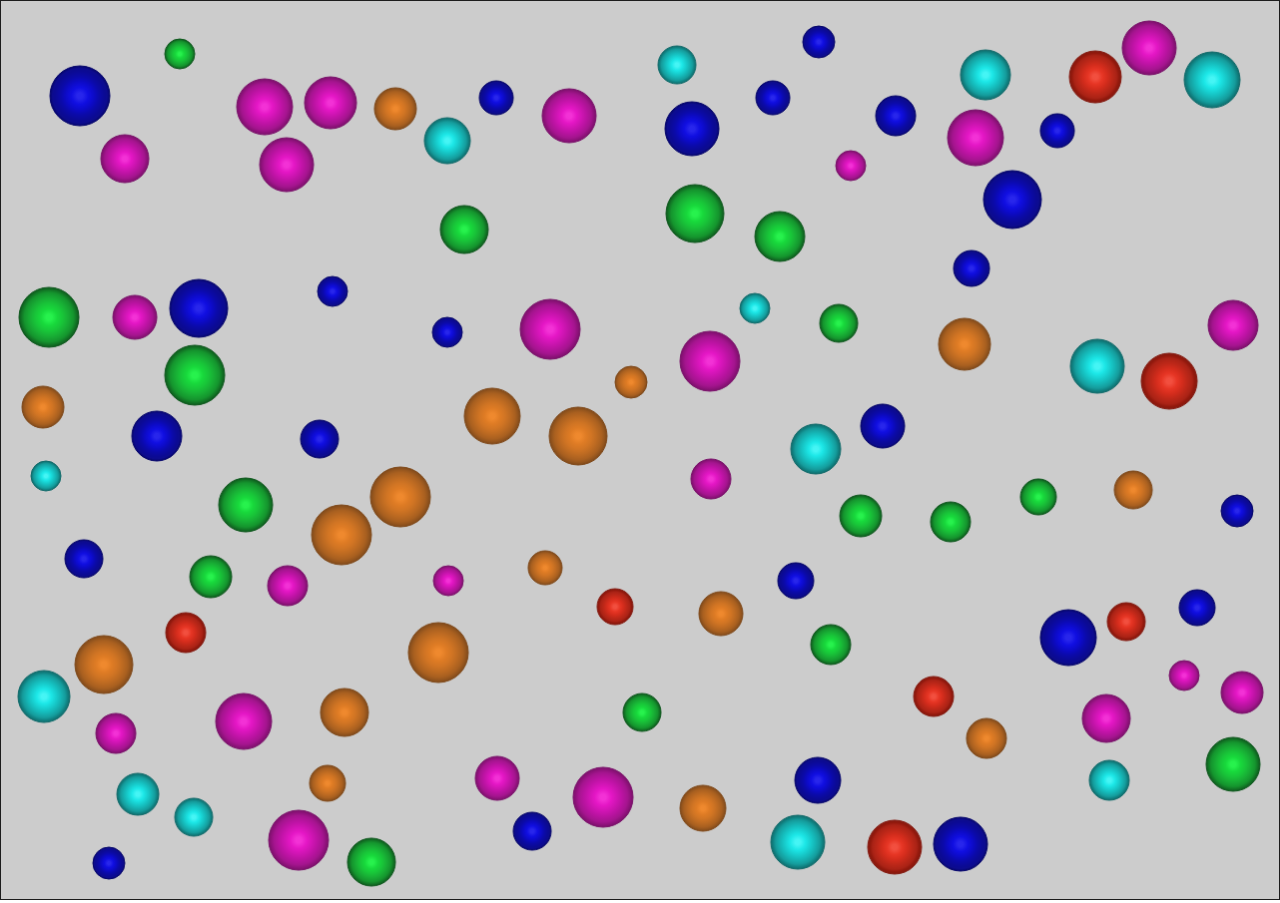
<file: index.html>
<!DOCTYPE html>
<html lang="ru">
  <head>
    <meta charset="UTF-8">
    <meta http-equiv="X-UA-Compatible" content="IE=edge">
    <meta name="viewport" content="width=device-width, initial-scale=1">
    <link rel="stylesheet" type="text/css" href="css/animate.css">
    <link rel="stylesheet" type="text/css" href="css/libs.min.css">
    <link rel="stylesheet" type="text/css" href="css/fonts.css">
    <link rel="stylesheet" type="text/css" href="css/main.css">
    <!--HTML5 Shim and Respond.js for IE8 support of HTML5 elements and media queries-->
    <!--Предупреждение: Respond.js не работает при просмотре страницы через файл://-->
    <!--[if lt IE 9]>
    <script src="https://oss.maxcdn.com/html5shiv/3.7.3/html5shiv.min.js"></script >
    <script src="https://oss.maxcdn.com/respond/1.4.2/respond.min.js"></script>
    <![endif]
    -->
    <title>Canvas</title>
  </head>
  <body>
    <!--CANVAS-->
    <canvas id="canvas"></canvas>
    <!--SCRIPT-->
    <script src="https://api-maps.yandex.ru/2.1/?lang=ru_RU" type="text/javascript"></script>
    <script src="js/libs.min.js"></script>
    <script src="js/common.js"></script>
    <script>
      var wow = new WOW(
      	{
      		mobile: false
      	}
      );
      wow.init();
    </script>
  </body>
</html>
</file>
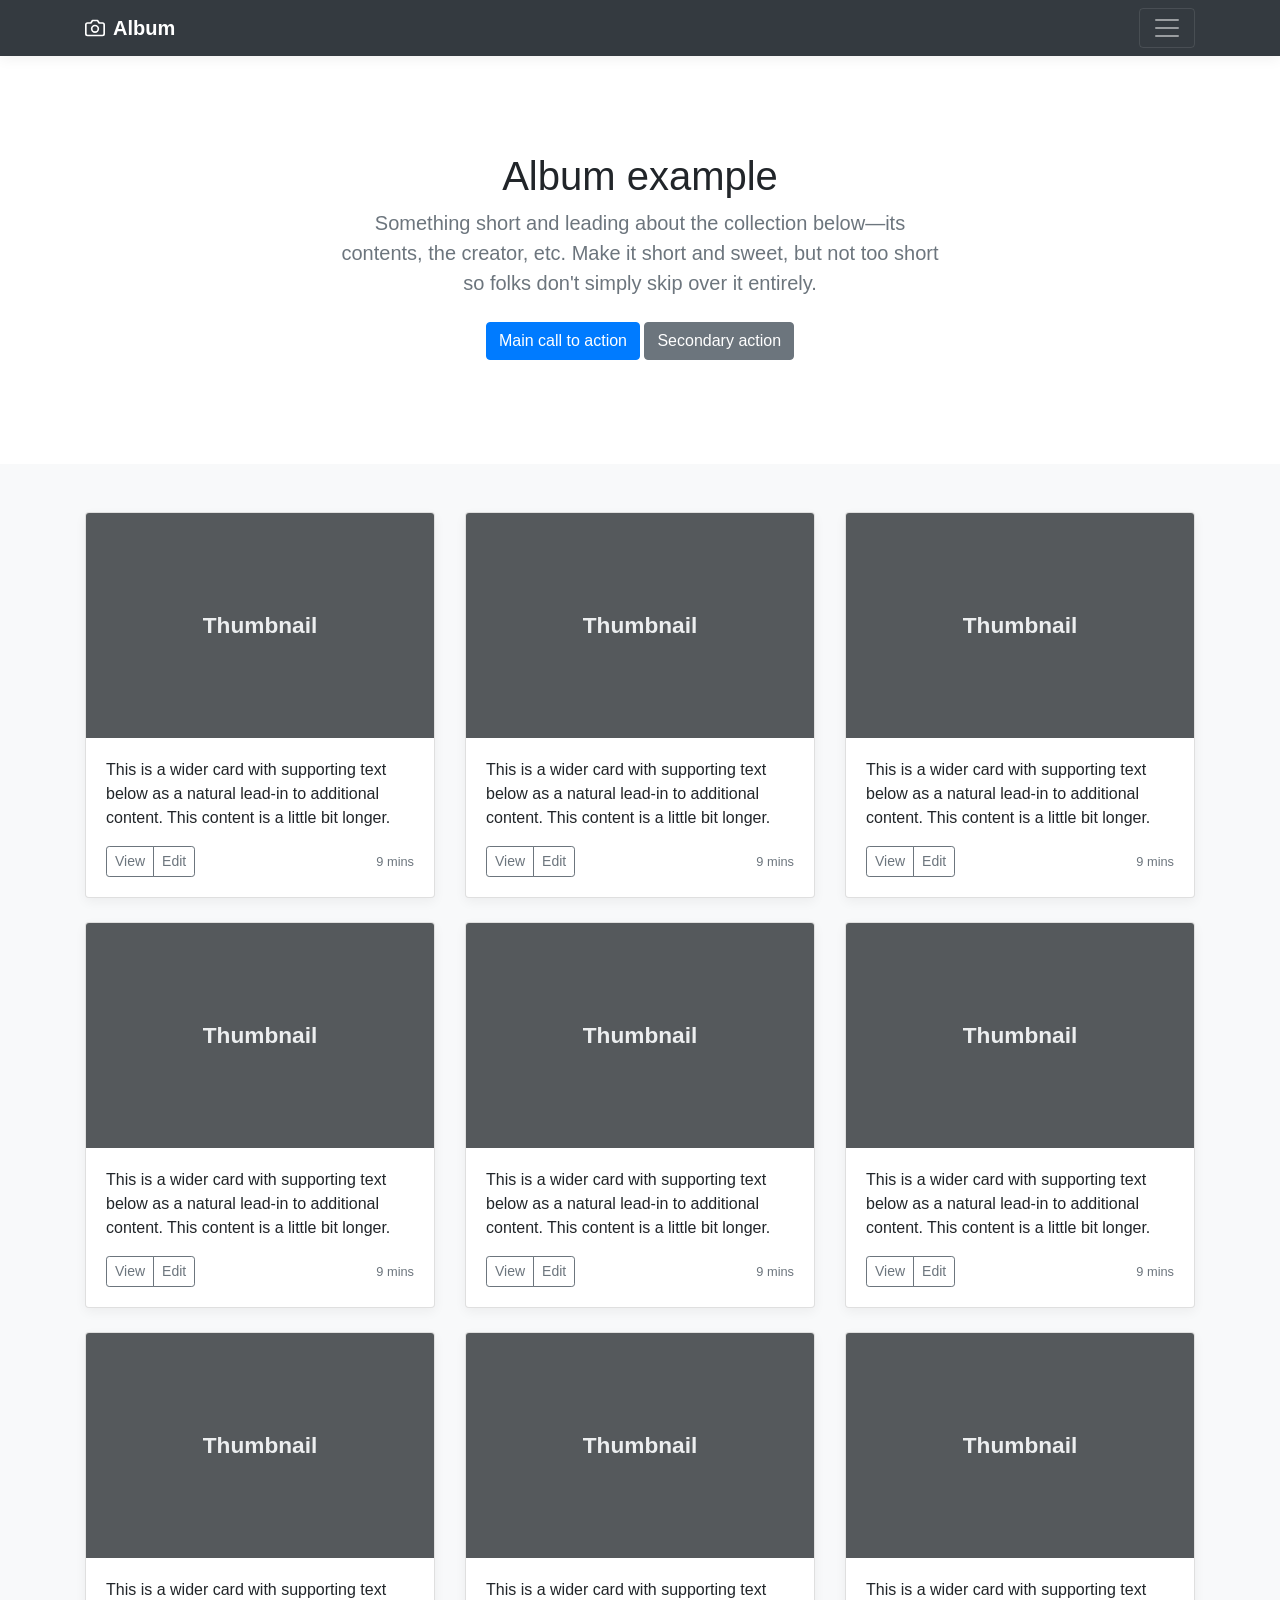
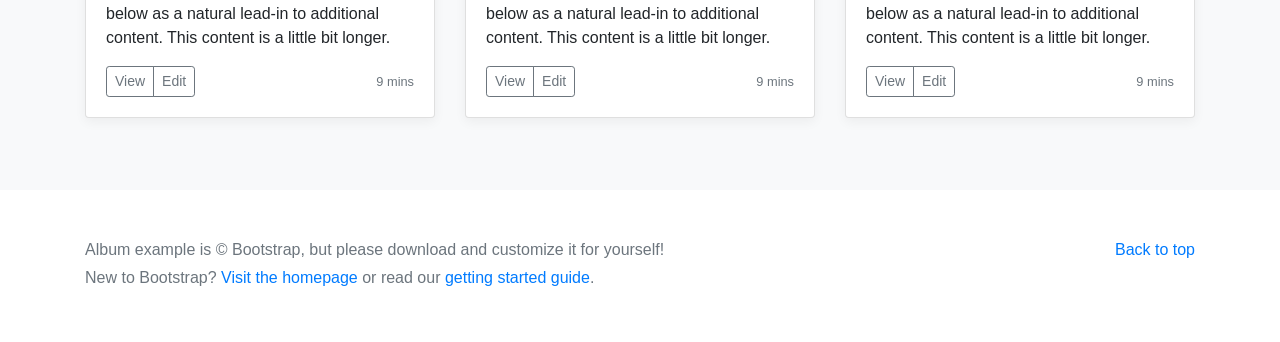
<file: libs/bootstrap/docs/4.1/examples/album/index.html>
<!doctype html>
<html lang="en">
  <head>
    <meta charset="utf-8">
    <meta name="viewport" content="width=device-width, initial-scale=1, shrink-to-fit=no">
    <meta name="description" content="">
    <meta name="author" content="">
    <link rel="icon" href="../../../../favicon.ico">

    <title>Album example for Bootstrap</title>

    <!-- Bootstrap core CSS -->
    <link href="../../../../dist/css/bootstrap.min.css" rel="stylesheet">

    <!-- Custom styles for this template -->
    <link href="album.css" rel="stylesheet">
  </head>

  <body>

    <header>
      <div class="collapse bg-dark" id="navbarHeader">
        <div class="container">
          <div class="row">
            <div class="col-sm-8 col-md-7 py-4">
              <h4 class="text-white">About</h4>
              <p class="text-muted">Add some information about the album below, the author, or any other background context. Make it a few sentences long so folks can pick up some informative tidbits. Then, link them off to some social networking sites or contact information.</p>
            </div>
            <div class="col-sm-4 offset-md-1 py-4">
              <h4 class="text-white">Contact</h4>
              <ul class="list-unstyled">
                <li><a href="#" class="text-white">Follow on Twitter</a></li>
                <li><a href="#" class="text-white">Like on Facebook</a></li>
                <li><a href="#" class="text-white">Email me</a></li>
              </ul>
            </div>
          </div>
        </div>
      </div>
      <div class="navbar navbar-dark bg-dark box-shadow">
        <div class="container d-flex justify-content-between">
          <a href="#" class="navbar-brand d-flex align-items-center">
            <svg xmlns="http://www.w3.org/2000/svg" width="20" height="20" viewBox="0 0 24 24" fill="none" stroke="currentColor" stroke-width="2" stroke-linecap="round" stroke-linejoin="round" class="mr-2"><path d="M23 19a2 2 0 0 1-2 2H3a2 2 0 0 1-2-2V8a2 2 0 0 1 2-2h4l2-3h6l2 3h4a2 2 0 0 1 2 2z"></path><circle cx="12" cy="13" r="4"></circle></svg>
            <strong>Album</strong>
          </a>
          <button class="navbar-toggler" type="button" data-toggle="collapse" data-target="#navbarHeader" aria-controls="navbarHeader" aria-expanded="false" aria-label="Toggle navigation">
            <span class="navbar-toggler-icon"></span>
          </button>
        </div>
      </div>
    </header>

    <main role="main">

      <section class="jumbotron text-center">
        <div class="container">
          <h1 class="jumbotron-heading">Album example</h1>
          <p class="lead text-muted">Something short and leading about the collection below—its contents, the creator, etc. Make it short and sweet, but not too short so folks don't simply skip over it entirely.</p>
          <p>
            <a href="#" class="btn btn-primary my-2">Main call to action</a>
            <a href="#" class="btn btn-secondary my-2">Secondary action</a>
          </p>
        </div>
      </section>

      <div class="album py-5 bg-light">
        <div class="container">

          <div class="row">
            <div class="col-md-4">
              <div class="card mb-4 box-shadow">
                <img class="card-img-top" data-src="holder.js/100px225?theme=thumb&bg=55595c&fg=eceeef&text=Thumbnail" alt="Card image cap">
                <div class="card-body">
                  <p class="card-text">This is a wider card with supporting text below as a natural lead-in to additional content. This content is a little bit longer.</p>
                  <div class="d-flex justify-content-between align-items-center">
                    <div class="btn-group">
                      <button type="button" class="btn btn-sm btn-outline-secondary">View</button>
                      <button type="button" class="btn btn-sm btn-outline-secondary">Edit</button>
                    </div>
                    <small class="text-muted">9 mins</small>
                  </div>
                </div>
              </div>
            </div>
            <div class="col-md-4">
              <div class="card mb-4 box-shadow">
                <img class="card-img-top" data-src="holder.js/100px225?theme=thumb&bg=55595c&fg=eceeef&text=Thumbnail" alt="Card image cap">
                <div class="card-body">
                  <p class="card-text">This is a wider card with supporting text below as a natural lead-in to additional content. This content is a little bit longer.</p>
                  <div class="d-flex justify-content-between align-items-center">
                    <div class="btn-group">
                      <button type="button" class="btn btn-sm btn-outline-secondary">View</button>
                      <button type="button" class="btn btn-sm btn-outline-secondary">Edit</button>
                    </div>
                    <small class="text-muted">9 mins</small>
                  </div>
                </div>
              </div>
            </div>
            <div class="col-md-4">
              <div class="card mb-4 box-shadow">
                <img class="card-img-top" data-src="holder.js/100px225?theme=thumb&bg=55595c&fg=eceeef&text=Thumbnail" alt="Card image cap">
                <div class="card-body">
                  <p class="card-text">This is a wider card with supporting text below as a natural lead-in to additional content. This content is a little bit longer.</p>
                  <div class="d-flex justify-content-between align-items-center">
                    <div class="btn-group">
                      <button type="button" class="btn btn-sm btn-outline-secondary">View</button>
                      <button type="button" class="btn btn-sm btn-outline-secondary">Edit</button>
                    </div>
                    <small class="text-muted">9 mins</small>
                  </div>
                </div>
              </div>
            </div>

            <div class="col-md-4">
              <div class="card mb-4 box-shadow">
                <img class="card-img-top" data-src="holder.js/100px225?theme=thumb&bg=55595c&fg=eceeef&text=Thumbnail" alt="Card image cap">
                <div class="card-body">
                  <p class="card-text">This is a wider card with supporting text below as a natural lead-in to additional content. This content is a little bit longer.</p>
                  <div class="d-flex justify-content-between align-items-center">
                    <div class="btn-group">
                      <button type="button" class="btn btn-sm btn-outline-secondary">View</button>
                      <button type="button" class="btn btn-sm btn-outline-secondary">Edit</button>
                    </div>
                    <small class="text-muted">9 mins</small>
                  </div>
                </div>
              </div>
            </div>
            <div class="col-md-4">
              <div class="card mb-4 box-shadow">
                <img class="card-img-top" data-src="holder.js/100px225?theme=thumb&bg=55595c&fg=eceeef&text=Thumbnail" alt="Card image cap">
                <div class="card-body">
                  <p class="card-text">This is a wider card with supporting text below as a natural lead-in to additional content. This content is a little bit longer.</p>
                  <div class="d-flex justify-content-between align-items-center">
                    <div class="btn-group">
                      <button type="button" class="btn btn-sm btn-outline-secondary">View</button>
                      <button type="button" class="btn btn-sm btn-outline-secondary">Edit</button>
                    </div>
                    <small class="text-muted">9 mins</small>
                  </div>
                </div>
              </div>
            </div>
            <div class="col-md-4">
              <div class="card mb-4 box-shadow">
                <img class="card-img-top" data-src="holder.js/100px225?theme=thumb&bg=55595c&fg=eceeef&text=Thumbnail" alt="Card image cap">
                <div class="card-body">
                  <p class="card-text">This is a wider card with supporting text below as a natural lead-in to additional content. This content is a little bit longer.</p>
                  <div class="d-flex justify-content-between align-items-center">
                    <div class="btn-group">
                      <button type="button" class="btn btn-sm btn-outline-secondary">View</button>
                      <button type="button" class="btn btn-sm btn-outline-secondary">Edit</button>
                    </div>
                    <small class="text-muted">9 mins</small>
                  </div>
                </div>
              </div>
            </div>

            <div class="col-md-4">
              <div class="card mb-4 box-shadow">
                <img class="card-img-top" data-src="holder.js/100px225?theme=thumb&bg=55595c&fg=eceeef&text=Thumbnail" alt="Card image cap">
                <div class="card-body">
                  <p class="card-text">This is a wider card with supporting text below as a natural lead-in to additional content. This content is a little bit longer.</p>
                  <div class="d-flex justify-content-between align-items-center">
                    <div class="btn-group">
                      <button type="button" class="btn btn-sm btn-outline-secondary">View</button>
                      <button type="button" class="btn btn-sm btn-outline-secondary">Edit</button>
                    </div>
                    <small class="text-muted">9 mins</small>
                  </div>
                </div>
              </div>
            </div>
            <div class="col-md-4">
              <div class="card mb-4 box-shadow">
                <img class="card-img-top" data-src="holder.js/100px225?theme=thumb&bg=55595c&fg=eceeef&text=Thumbnail" alt="Card image cap">
                <div class="card-body">
                  <p class="card-text">This is a wider card with supporting text below as a natural lead-in to additional content. This content is a little bit longer.</p>
                  <div class="d-flex justify-content-between align-items-center">
                    <div class="btn-group">
                      <button type="button" class="btn btn-sm btn-outline-secondary">View</button>
                      <button type="button" class="btn btn-sm btn-outline-secondary">Edit</button>
                    </div>
                    <small class="text-muted">9 mins</small>
                  </div>
                </div>
              </div>
            </div>
            <div class="col-md-4">
              <div class="card mb-4 box-shadow">
                <img class="card-img-top" data-src="holder.js/100px225?theme=thumb&bg=55595c&fg=eceeef&text=Thumbnail" alt="Card image cap">
                <div class="card-body">
                  <p class="card-text">This is a wider card with supporting text below as a natural lead-in to additional content. This content is a little bit longer.</p>
                  <div class="d-flex justify-content-between align-items-center">
                    <div class="btn-group">
                      <button type="button" class="btn btn-sm btn-outline-secondary">View</button>
                      <button type="button" class="btn btn-sm btn-outline-secondary">Edit</button>
                    </div>
                    <small class="text-muted">9 mins</small>
                  </div>
                </div>
              </div>
            </div>
          </div>
        </div>
      </div>

    </main>

    <footer class="text-muted">
      <div class="container">
        <p class="float-right">
          <a href="#">Back to top</a>
        </p>
        <p>Album example is &copy; Bootstrap, but please download and customize it for yourself!</p>
        <p>New to Bootstrap? <a href="../../">Visit the homepage</a> or read our <a href="../../getting-started/">getting started guide</a>.</p>
      </div>
    </footer>

    <!-- Bootstrap core JavaScript
    ================================================== -->
    <!-- Placed at the end of the document so the pages load faster -->
    <script src="https://code.jquery.com/jquery-3.3.1.slim.min.js" integrity="sha384-q8i/X+965DzO0rT7abK41JStQIAqVgRVzpbzo5smXKp4YfRvH+8abtTE1Pi6jizo" crossorigin="anonymous"></script>
    <script>window.jQuery || document.write('<script src="../../../../assets/js/vendor/jquery-slim.min.js"><\/script>')</script>
    <script src="../../../../assets/js/vendor/popper.min.js"></script>
    <script src="../../../../dist/js/bootstrap.min.js"></script>
    <script src="../../../../assets/js/vendor/holder.min.js"></script>
  </body>
</html>
</file>
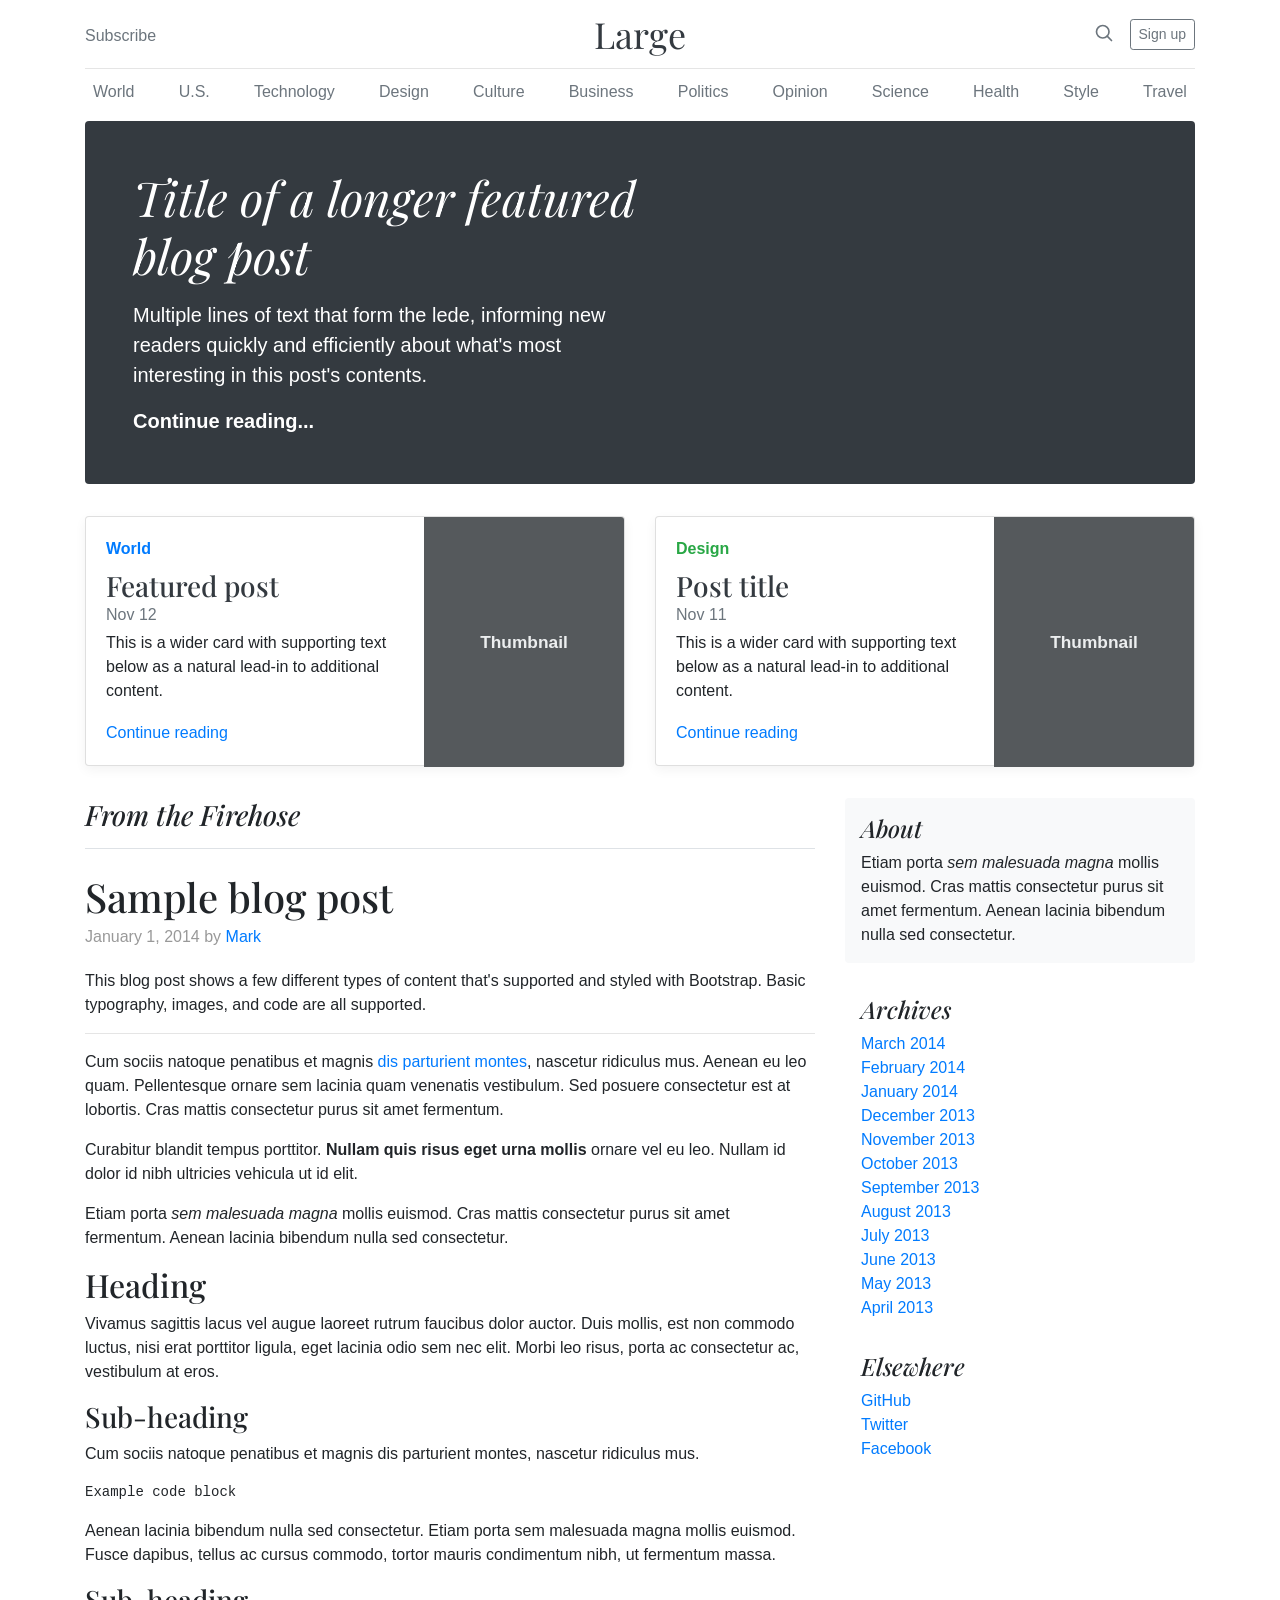
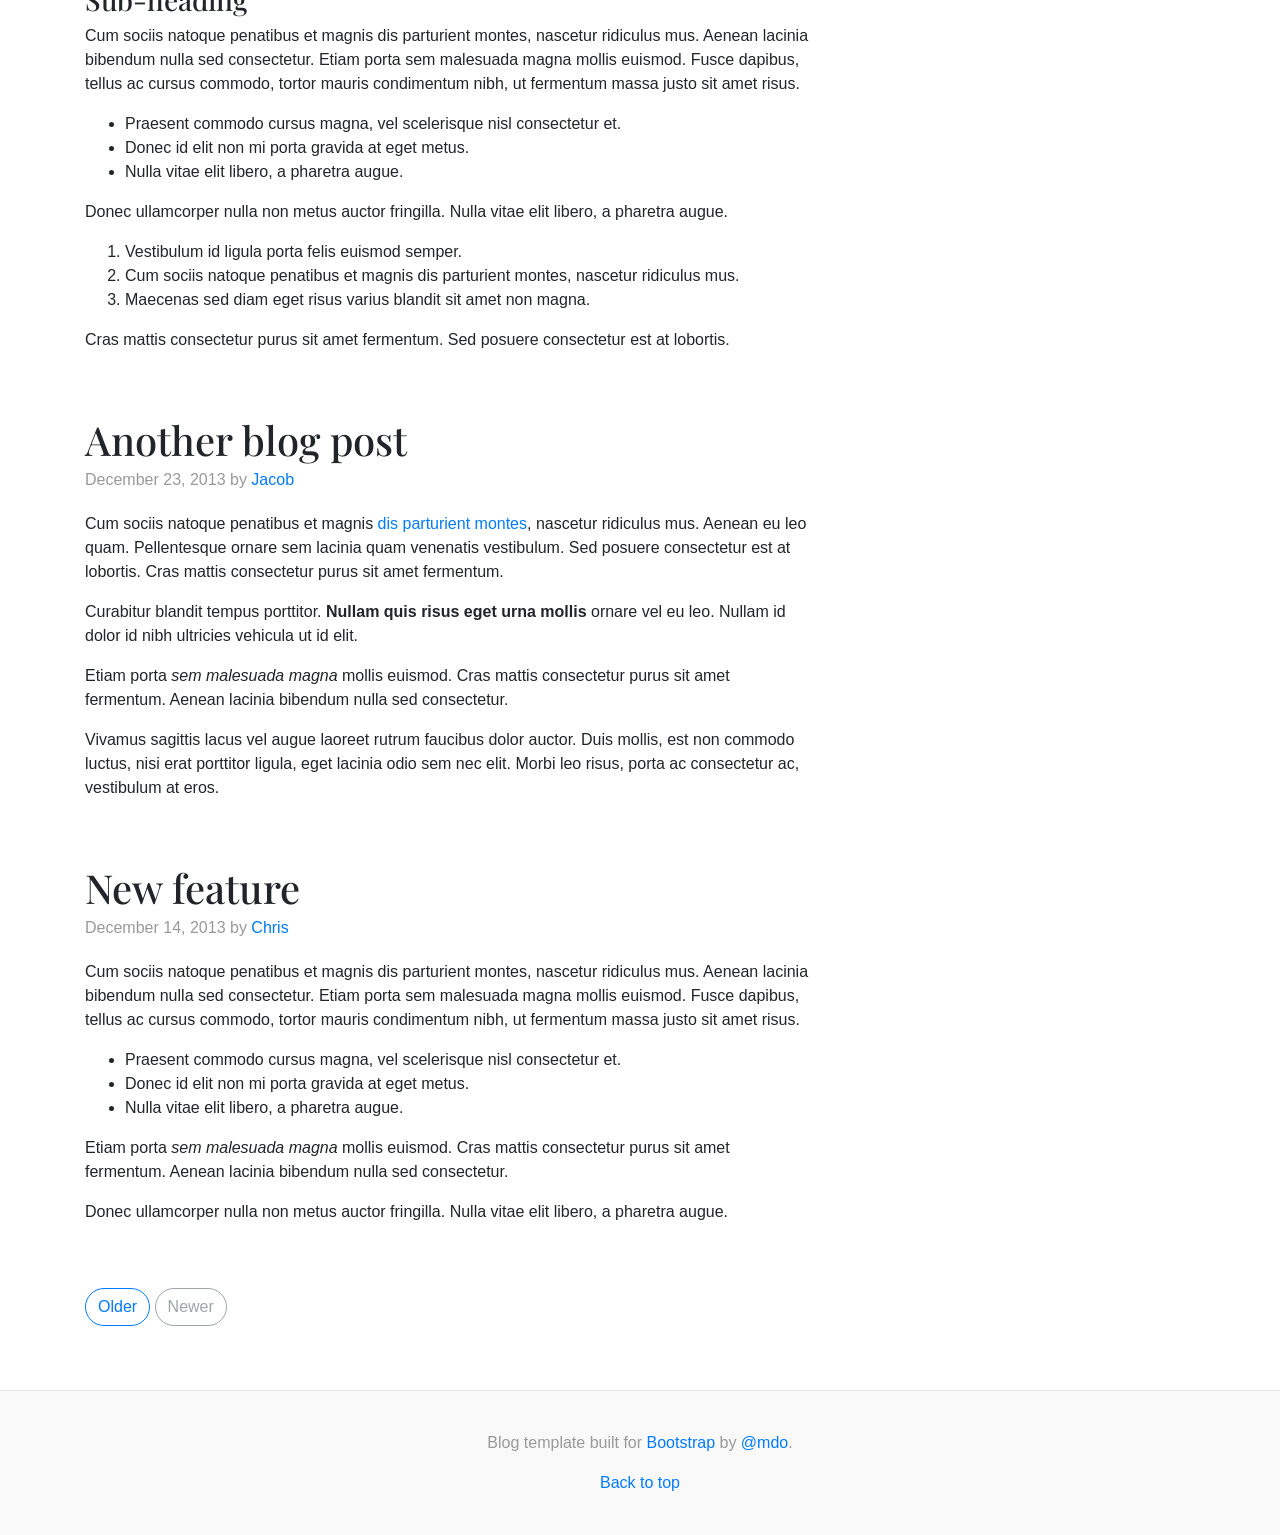
<file: libs/bootstrap/docs/4.1/examples/blog/index.html>
<!doctype html>
<html lang="en">
  <head>
    <meta charset="utf-8">
    <meta name="viewport" content="width=device-width, initial-scale=1, shrink-to-fit=no">
    <meta name="description" content="">
    <meta name="author" content="">
    <link rel="icon" href="../../../../favicon.ico">

    <title>Blog Template for Bootstrap</title>

    <!-- Bootstrap core CSS -->
    <link href="../../../../dist/css/bootstrap.min.css" rel="stylesheet">

    <!-- Custom styles for this template -->
    <link href="https://fonts.googleapis.com/css?family=Playfair+Display:700,900" rel="stylesheet">
    <link href="blog.css" rel="stylesheet">
  </head>

  <body>

    <div class="container">
      <header class="blog-header py-3">
        <div class="row flex-nowrap justify-content-between align-items-center">
          <div class="col-4 pt-1">
            <a class="text-muted" href="#">Subscribe</a>
          </div>
          <div class="col-4 text-center">
            <a class="blog-header-logo text-dark" href="#">Large</a>
          </div>
          <div class="col-4 d-flex justify-content-end align-items-center">
            <a class="text-muted" href="#">
              <svg xmlns="http://www.w3.org/2000/svg" width="20" height="20" viewBox="0 0 24 24" fill="none" stroke="currentColor" stroke-width="2" stroke-linecap="round" stroke-linejoin="round" class="mx-3"><circle cx="10.5" cy="10.5" r="7.5"></circle><line x1="21" y1="21" x2="15.8" y2="15.8"></line></svg>
            </a>
            <a class="btn btn-sm btn-outline-secondary" href="#">Sign up</a>
          </div>
        </div>
      </header>

      <div class="nav-scroller py-1 mb-2">
        <nav class="nav d-flex justify-content-between">
          <a class="p-2 text-muted" href="#">World</a>
          <a class="p-2 text-muted" href="#">U.S.</a>
          <a class="p-2 text-muted" href="#">Technology</a>
          <a class="p-2 text-muted" href="#">Design</a>
          <a class="p-2 text-muted" href="#">Culture</a>
          <a class="p-2 text-muted" href="#">Business</a>
          <a class="p-2 text-muted" href="#">Politics</a>
          <a class="p-2 text-muted" href="#">Opinion</a>
          <a class="p-2 text-muted" href="#">Science</a>
          <a class="p-2 text-muted" href="#">Health</a>
          <a class="p-2 text-muted" href="#">Style</a>
          <a class="p-2 text-muted" href="#">Travel</a>
        </nav>
      </div>

      <div class="jumbotron p-3 p-md-5 text-white rounded bg-dark">
        <div class="col-md-6 px-0">
          <h1 class="display-4 font-italic">Title of a longer featured blog post</h1>
          <p class="lead my-3">Multiple lines of text that form the lede, informing new readers quickly and efficiently about what's most interesting in this post's contents.</p>
          <p class="lead mb-0"><a href="#" class="text-white font-weight-bold">Continue reading...</a></p>
        </div>
      </div>

      <div class="row mb-2">
        <div class="col-md-6">
          <div class="card flex-md-row mb-4 box-shadow h-md-250">
            <div class="card-body d-flex flex-column align-items-start">
              <strong class="d-inline-block mb-2 text-primary">World</strong>
              <h3 class="mb-0">
                <a class="text-dark" href="#">Featured post</a>
              </h3>
              <div class="mb-1 text-muted">Nov 12</div>
              <p class="card-text mb-auto">This is a wider card with supporting text below as a natural lead-in to additional content.</p>
              <a href="#">Continue reading</a>
            </div>
            <img class="card-img-right flex-auto d-none d-lg-block" data-src="holder.js/200x250?theme=thumb" alt="Card image cap">
          </div>
        </div>
        <div class="col-md-6">
          <div class="card flex-md-row mb-4 box-shadow h-md-250">
            <div class="card-body d-flex flex-column align-items-start">
              <strong class="d-inline-block mb-2 text-success">Design</strong>
              <h3 class="mb-0">
                <a class="text-dark" href="#">Post title</a>
              </h3>
              <div class="mb-1 text-muted">Nov 11</div>
              <p class="card-text mb-auto">This is a wider card with supporting text below as a natural lead-in to additional content.</p>
              <a href="#">Continue reading</a>
            </div>
            <img class="card-img-right flex-auto d-none d-lg-block" data-src="holder.js/200x250?theme=thumb" alt="Card image cap">
          </div>
        </div>
      </div>
    </div>

    <main role="main" class="container">
      <div class="row">
        <div class="col-md-8 blog-main">
          <h3 class="pb-3 mb-4 font-italic border-bottom">
            From the Firehose
          </h3>

          <div class="blog-post">
            <h2 class="blog-post-title">Sample blog post</h2>
            <p class="blog-post-meta">January 1, 2014 by <a href="#">Mark</a></p>

            <p>This blog post shows a few different types of content that's supported and styled with Bootstrap. Basic typography, images, and code are all supported.</p>
            <hr>
            <p>Cum sociis natoque penatibus et magnis <a href="#">dis parturient montes</a>, nascetur ridiculus mus. Aenean eu leo quam. Pellentesque ornare sem lacinia quam venenatis vestibulum. Sed posuere consectetur est at lobortis. Cras mattis consectetur purus sit amet fermentum.</p>
            <blockquote>
              <p>Curabitur blandit tempus porttitor. <strong>Nullam quis risus eget urna mollis</strong> ornare vel eu leo. Nullam id dolor id nibh ultricies vehicula ut id elit.</p>
            </blockquote>
            <p>Etiam porta <em>sem malesuada magna</em> mollis euismod. Cras mattis consectetur purus sit amet fermentum. Aenean lacinia bibendum nulla sed consectetur.</p>
            <h2>Heading</h2>
            <p>Vivamus sagittis lacus vel augue laoreet rutrum faucibus dolor auctor. Duis mollis, est non commodo luctus, nisi erat porttitor ligula, eget lacinia odio sem nec elit. Morbi leo risus, porta ac consectetur ac, vestibulum at eros.</p>
            <h3>Sub-heading</h3>
            <p>Cum sociis natoque penatibus et magnis dis parturient montes, nascetur ridiculus mus.</p>
            <pre><code>Example code block</code></pre>
            <p>Aenean lacinia bibendum nulla sed consectetur. Etiam porta sem malesuada magna mollis euismod. Fusce dapibus, tellus ac cursus commodo, tortor mauris condimentum nibh, ut fermentum massa.</p>
            <h3>Sub-heading</h3>
            <p>Cum sociis natoque penatibus et magnis dis parturient montes, nascetur ridiculus mus. Aenean lacinia bibendum nulla sed consectetur. Etiam porta sem malesuada magna mollis euismod. Fusce dapibus, tellus ac cursus commodo, tortor mauris condimentum nibh, ut fermentum massa justo sit amet risus.</p>
            <ul>
              <li>Praesent commodo cursus magna, vel scelerisque nisl consectetur et.</li>
              <li>Donec id elit non mi porta gravida at eget metus.</li>
              <li>Nulla vitae elit libero, a pharetra augue.</li>
            </ul>
            <p>Donec ullamcorper nulla non metus auctor fringilla. Nulla vitae elit libero, a pharetra augue.</p>
            <ol>
              <li>Vestibulum id ligula porta felis euismod semper.</li>
              <li>Cum sociis natoque penatibus et magnis dis parturient montes, nascetur ridiculus mus.</li>
              <li>Maecenas sed diam eget risus varius blandit sit amet non magna.</li>
            </ol>
            <p>Cras mattis consectetur purus sit amet fermentum. Sed posuere consectetur est at lobortis.</p>
          </div><!-- /.blog-post -->

          <div class="blog-post">
            <h2 class="blog-post-title">Another blog post</h2>
            <p class="blog-post-meta">December 23, 2013 by <a href="#">Jacob</a></p>

            <p>Cum sociis natoque penatibus et magnis <a href="#">dis parturient montes</a>, nascetur ridiculus mus. Aenean eu leo quam. Pellentesque ornare sem lacinia quam venenatis vestibulum. Sed posuere consectetur est at lobortis. Cras mattis consectetur purus sit amet fermentum.</p>
            <blockquote>
              <p>Curabitur blandit tempus porttitor. <strong>Nullam quis risus eget urna mollis</strong> ornare vel eu leo. Nullam id dolor id nibh ultricies vehicula ut id elit.</p>
            </blockquote>
            <p>Etiam porta <em>sem malesuada magna</em> mollis euismod. Cras mattis consectetur purus sit amet fermentum. Aenean lacinia bibendum nulla sed consectetur.</p>
            <p>Vivamus sagittis lacus vel augue laoreet rutrum faucibus dolor auctor. Duis mollis, est non commodo luctus, nisi erat porttitor ligula, eget lacinia odio sem nec elit. Morbi leo risus, porta ac consectetur ac, vestibulum at eros.</p>
          </div><!-- /.blog-post -->

          <div class="blog-post">
            <h2 class="blog-post-title">New feature</h2>
            <p class="blog-post-meta">December 14, 2013 by <a href="#">Chris</a></p>

            <p>Cum sociis natoque penatibus et magnis dis parturient montes, nascetur ridiculus mus. Aenean lacinia bibendum nulla sed consectetur. Etiam porta sem malesuada magna mollis euismod. Fusce dapibus, tellus ac cursus commodo, tortor mauris condimentum nibh, ut fermentum massa justo sit amet risus.</p>
            <ul>
              <li>Praesent commodo cursus magna, vel scelerisque nisl consectetur et.</li>
              <li>Donec id elit non mi porta gravida at eget metus.</li>
              <li>Nulla vitae elit libero, a pharetra augue.</li>
            </ul>
            <p>Etiam porta <em>sem malesuada magna</em> mollis euismod. Cras mattis consectetur purus sit amet fermentum. Aenean lacinia bibendum nulla sed consectetur.</p>
            <p>Donec ullamcorper nulla non metus auctor fringilla. Nulla vitae elit libero, a pharetra augue.</p>
          </div><!-- /.blog-post -->

          <nav class="blog-pagination">
            <a class="btn btn-outline-primary" href="#">Older</a>
            <a class="btn btn-outline-secondary disabled" href="#">Newer</a>
          </nav>

        </div><!-- /.blog-main -->

        <aside class="col-md-4 blog-sidebar">
          <div class="p-3 mb-3 bg-light rounded">
            <h4 class="font-italic">About</h4>
            <p class="mb-0">Etiam porta <em>sem malesuada magna</em> mollis euismod. Cras mattis consectetur purus sit amet fermentum. Aenean lacinia bibendum nulla sed consectetur.</p>
          </div>

          <div class="p-3">
            <h4 class="font-italic">Archives</h4>
            <ol class="list-unstyled mb-0">
              <li><a href="#">March 2014</a></li>
              <li><a href="#">February 2014</a></li>
              <li><a href="#">January 2014</a></li>
              <li><a href="#">December 2013</a></li>
              <li><a href="#">November 2013</a></li>
              <li><a href="#">October 2013</a></li>
              <li><a href="#">September 2013</a></li>
              <li><a href="#">August 2013</a></li>
              <li><a href="#">July 2013</a></li>
              <li><a href="#">June 2013</a></li>
              <li><a href="#">May 2013</a></li>
              <li><a href="#">April 2013</a></li>
            </ol>
          </div>

          <div class="p-3">
            <h4 class="font-italic">Elsewhere</h4>
            <ol class="list-unstyled">
              <li><a href="#">GitHub</a></li>
              <li><a href="#">Twitter</a></li>
              <li><a href="#">Facebook</a></li>
            </ol>
          </div>
        </aside><!-- /.blog-sidebar -->

      </div><!-- /.row -->

    </main><!-- /.container -->

    <footer class="blog-footer">
      <p>Blog template built for <a href="https://getbootstrap.com/">Bootstrap</a> by <a href="https://twitter.com/mdo">@mdo</a>.</p>
      <p>
        <a href="#">Back to top</a>
      </p>
    </footer>

    <!-- Bootstrap core JavaScript
    ================================================== -->
    <!-- Placed at the end of the document so the pages load faster -->
    <script src="https://code.jquery.com/jquery-3.3.1.slim.min.js" integrity="sha384-q8i/X+965DzO0rT7abK41JStQIAqVgRVzpbzo5smXKp4YfRvH+8abtTE1Pi6jizo" crossorigin="anonymous"></script>
    <script>window.jQuery || document.write('<script src="../../../../assets/js/vendor/jquery-slim.min.js"><\/script>')</script>
    <script src="../../../../assets/js/vendor/popper.min.js"></script>
    <script src="../../../../dist/js/bootstrap.min.js"></script>
    <script src="../../../../assets/js/vendor/holder.min.js"></script>
    <script>
      Holder.addTheme('thumb', {
        bg: '#55595c',
        fg: '#eceeef',
        text: 'Thumbnail'
      });
    </script>
  </body>
</html>
</file>
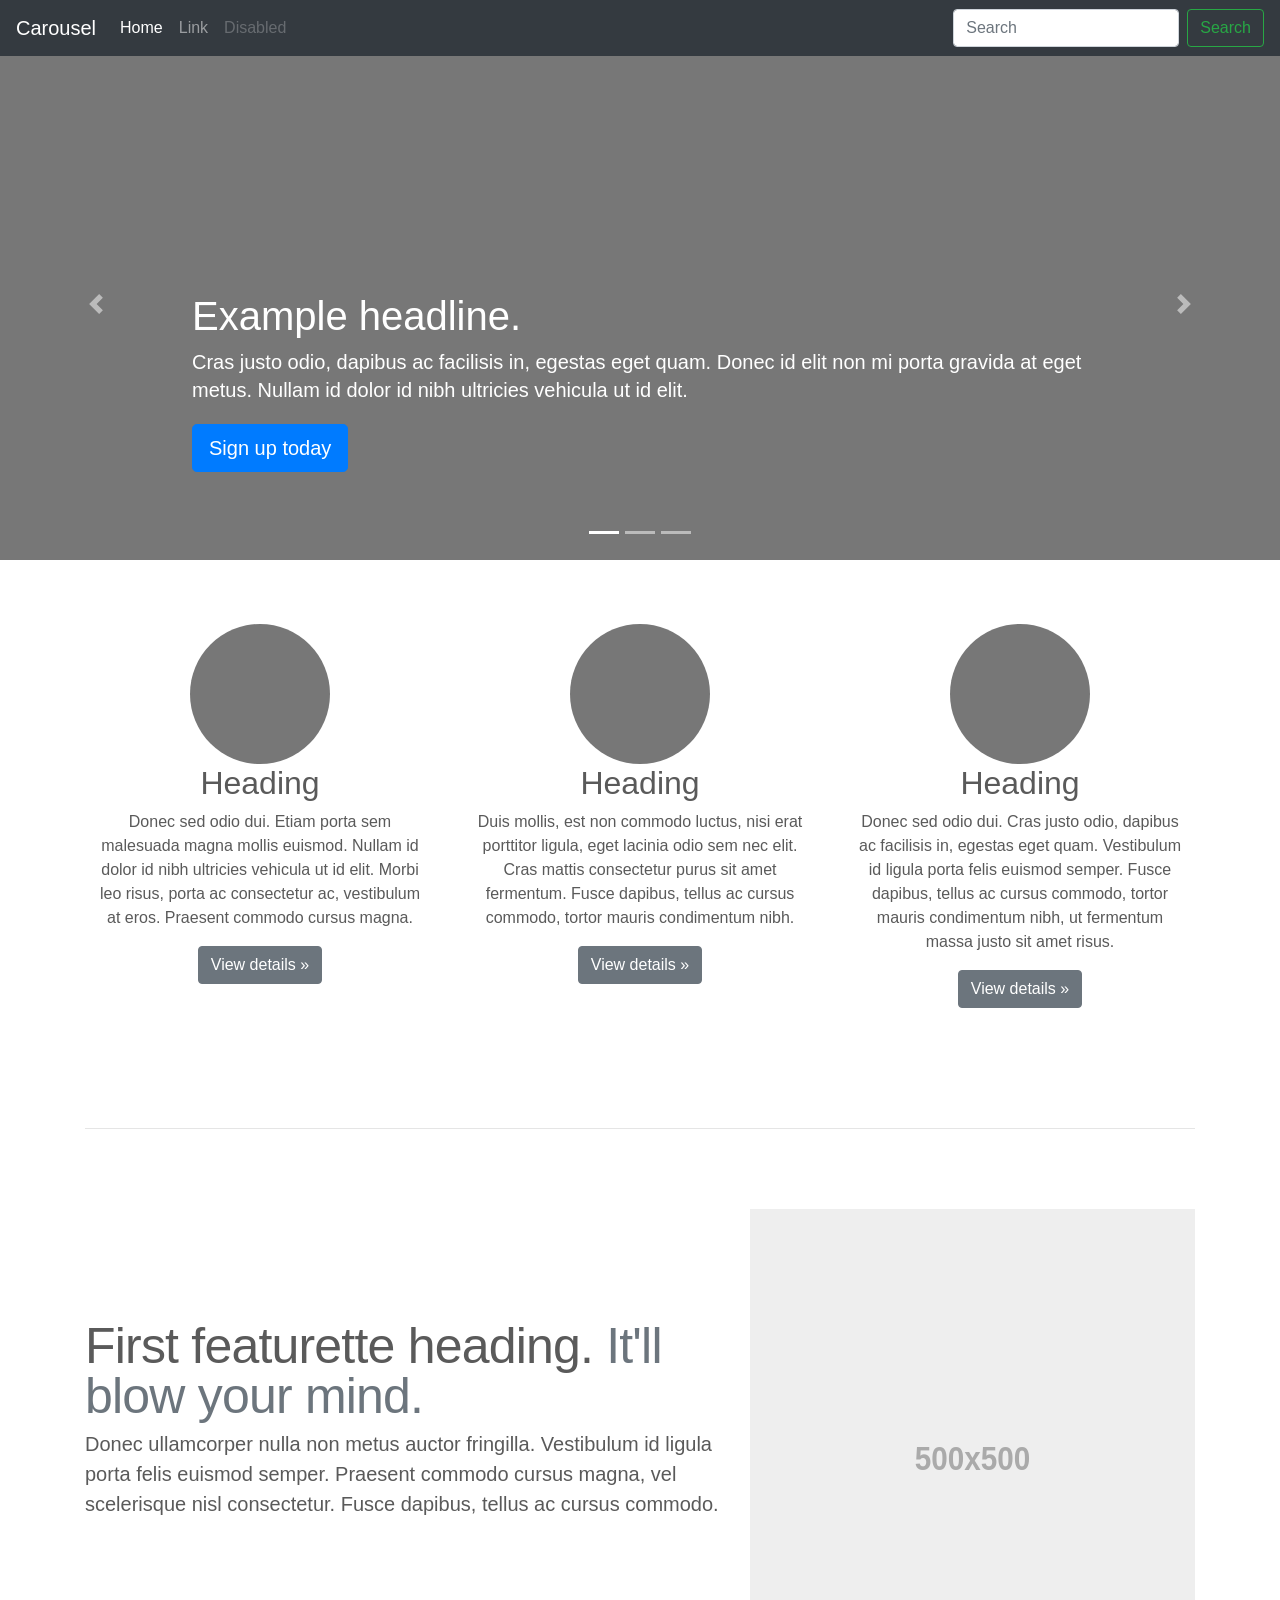
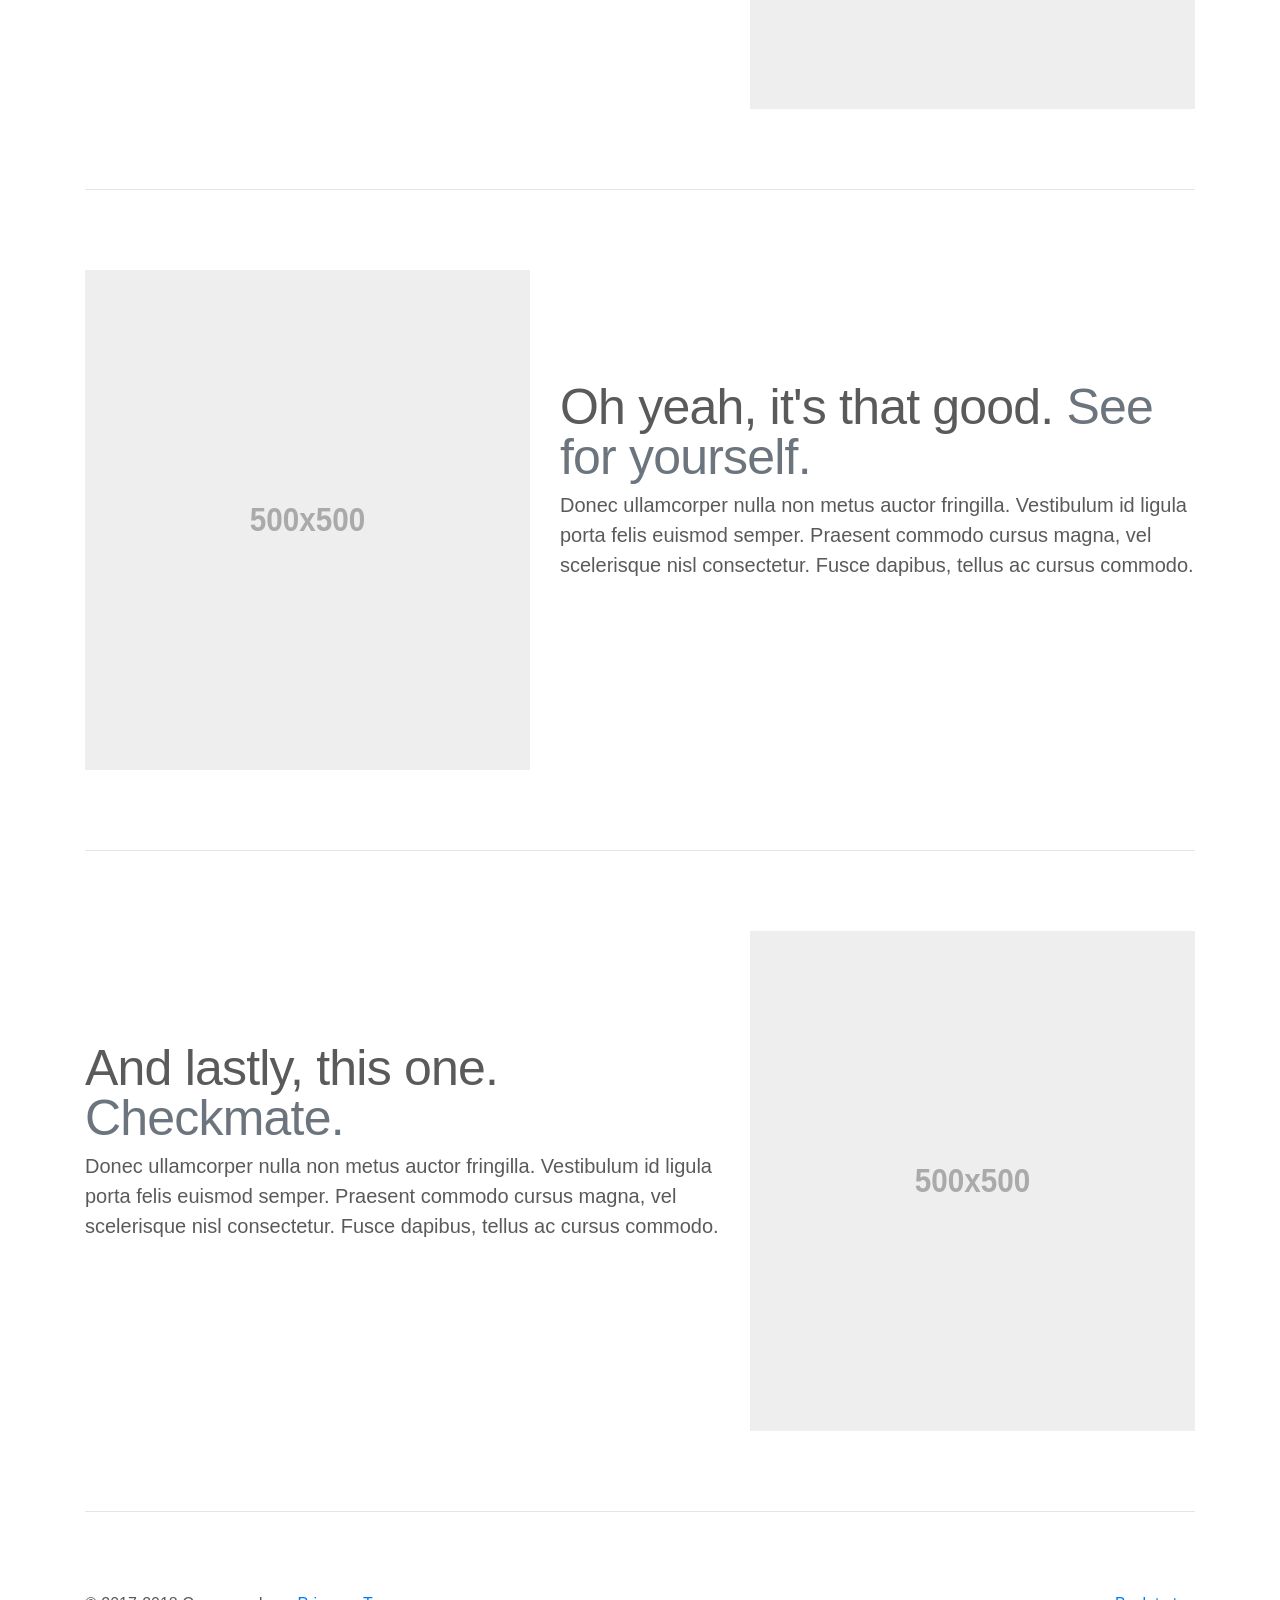
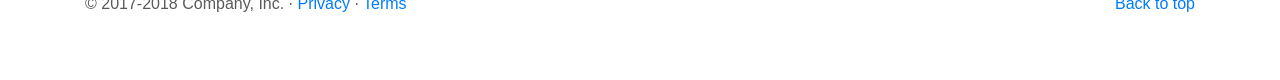
<file: libs/bootstrap/docs/4.1/examples/carousel/index.html>
<!doctype html>
<html lang="en">
  <head>
    <meta charset="utf-8">
    <meta name="viewport" content="width=device-width, initial-scale=1, shrink-to-fit=no">
    <meta name="description" content="">
    <meta name="author" content="">
    <link rel="icon" href="../../../../favicon.ico">

    <title>Carousel Template for Bootstrap</title>

    <!-- Bootstrap core CSS -->
    <link href="../../../../dist/css/bootstrap.min.css" rel="stylesheet">

    <!-- Custom styles for this template -->
    <link href="carousel.css" rel="stylesheet">
  </head>
  <body>

    <header>
      <nav class="navbar navbar-expand-md navbar-dark fixed-top bg-dark">
        <a class="navbar-brand" href="#">Carousel</a>
        <button class="navbar-toggler" type="button" data-toggle="collapse" data-target="#navbarCollapse" aria-controls="navbarCollapse" aria-expanded="false" aria-label="Toggle navigation">
          <span class="navbar-toggler-icon"></span>
        </button>
        <div class="collapse navbar-collapse" id="navbarCollapse">
          <ul class="navbar-nav mr-auto">
            <li class="nav-item active">
              <a class="nav-link" href="#">Home <span class="sr-only">(current)</span></a>
            </li>
            <li class="nav-item">
              <a class="nav-link" href="#">Link</a>
            </li>
            <li class="nav-item">
              <a class="nav-link disabled" href="#">Disabled</a>
            </li>
          </ul>
          <form class="form-inline mt-2 mt-md-0">
            <input class="form-control mr-sm-2" type="text" placeholder="Search" aria-label="Search">
            <button class="btn btn-outline-success my-2 my-sm-0" type="submit">Search</button>
          </form>
        </div>
      </nav>
    </header>

    <main role="main">

      <div id="myCarousel" class="carousel slide" data-ride="carousel">
        <ol class="carousel-indicators">
          <li data-target="#myCarousel" data-slide-to="0" class="active"></li>
          <li data-target="#myCarousel" data-slide-to="1"></li>
          <li data-target="#myCarousel" data-slide-to="2"></li>
        </ol>
        <div class="carousel-inner">
          <div class="carousel-item active">
            <img class="first-slide" src="[data-uri]" alt="First slide">
            <div class="container">
              <div class="carousel-caption text-left">
                <h1>Example headline.</h1>
                <p>Cras justo odio, dapibus ac facilisis in, egestas eget quam. Donec id elit non mi porta gravida at eget metus. Nullam id dolor id nibh ultricies vehicula ut id elit.</p>
                <p><a class="btn btn-lg btn-primary" href="#" role="button">Sign up today</a></p>
              </div>
            </div>
          </div>
          <div class="carousel-item">
            <img class="second-slide" src="[data-uri]" alt="Second slide">
            <div class="container">
              <div class="carousel-caption">
                <h1>Another example headline.</h1>
                <p>Cras justo odio, dapibus ac facilisis in, egestas eget quam. Donec id elit non mi porta gravida at eget metus. Nullam id dolor id nibh ultricies vehicula ut id elit.</p>
                <p><a class="btn btn-lg btn-primary" href="#" role="button">Learn more</a></p>
              </div>
            </div>
          </div>
          <div class="carousel-item">
            <img class="third-slide" src="[data-uri]" alt="Third slide">
            <div class="container">
              <div class="carousel-caption text-right">
                <h1>One more for good measure.</h1>
                <p>Cras justo odio, dapibus ac facilisis in, egestas eget quam. Donec id elit non mi porta gravida at eget metus. Nullam id dolor id nibh ultricies vehicula ut id elit.</p>
                <p><a class="btn btn-lg btn-primary" href="#" role="button">Browse gallery</a></p>
              </div>
            </div>
          </div>
        </div>
        <a class="carousel-control-prev" href="#myCarousel" role="button" data-slide="prev">
          <span class="carousel-control-prev-icon" aria-hidden="true"></span>
          <span class="sr-only">Previous</span>
        </a>
        <a class="carousel-control-next" href="#myCarousel" role="button" data-slide="next">
          <span class="carousel-control-next-icon" aria-hidden="true"></span>
          <span class="sr-only">Next</span>
        </a>
      </div>


      <!-- Marketing messaging and featurettes
      ================================================== -->
      <!-- Wrap the rest of the page in another container to center all the content. -->

      <div class="container marketing">

        <!-- Three columns of text below the carousel -->
        <div class="row">
          <div class="col-lg-4">
            <img class="rounded-circle" src="[data-uri]" alt="Generic placeholder image" width="140" height="140">
            <h2>Heading</h2>
            <p>Donec sed odio dui. Etiam porta sem malesuada magna mollis euismod. Nullam id dolor id nibh ultricies vehicula ut id elit. Morbi leo risus, porta ac consectetur ac, vestibulum at eros. Praesent commodo cursus magna.</p>
            <p><a class="btn btn-secondary" href="#" role="button">View details &raquo;</a></p>
          </div><!-- /.col-lg-4 -->
          <div class="col-lg-4">
            <img class="rounded-circle" src="[data-uri]" alt="Generic placeholder image" width="140" height="140">
            <h2>Heading</h2>
            <p>Duis mollis, est non commodo luctus, nisi erat porttitor ligula, eget lacinia odio sem nec elit. Cras mattis consectetur purus sit amet fermentum. Fusce dapibus, tellus ac cursus commodo, tortor mauris condimentum nibh.</p>
            <p><a class="btn btn-secondary" href="#" role="button">View details &raquo;</a></p>
          </div><!-- /.col-lg-4 -->
          <div class="col-lg-4">
            <img class="rounded-circle" src="[data-uri]" alt="Generic placeholder image" width="140" height="140">
            <h2>Heading</h2>
            <p>Donec sed odio dui. Cras justo odio, dapibus ac facilisis in, egestas eget quam. Vestibulum id ligula porta felis euismod semper. Fusce dapibus, tellus ac cursus commodo, tortor mauris condimentum nibh, ut fermentum massa justo sit amet risus.</p>
            <p><a class="btn btn-secondary" href="#" role="button">View details &raquo;</a></p>
          </div><!-- /.col-lg-4 -->
        </div><!-- /.row -->


        <!-- START THE FEATURETTES -->

        <hr class="featurette-divider">

        <div class="row featurette">
          <div class="col-md-7">
            <h2 class="featurette-heading">First featurette heading. <span class="text-muted">It'll blow your mind.</span></h2>
            <p class="lead">Donec ullamcorper nulla non metus auctor fringilla. Vestibulum id ligula porta felis euismod semper. Praesent commodo cursus magna, vel scelerisque nisl consectetur. Fusce dapibus, tellus ac cursus commodo.</p>
          </div>
          <div class="col-md-5">
            <img class="featurette-image img-fluid mx-auto" data-src="holder.js/500x500/auto" alt="Generic placeholder image">
          </div>
        </div>

        <hr class="featurette-divider">

        <div class="row featurette">
          <div class="col-md-7 order-md-2">
            <h2 class="featurette-heading">Oh yeah, it's that good. <span class="text-muted">See for yourself.</span></h2>
            <p class="lead">Donec ullamcorper nulla non metus auctor fringilla. Vestibulum id ligula porta felis euismod semper. Praesent commodo cursus magna, vel scelerisque nisl consectetur. Fusce dapibus, tellus ac cursus commodo.</p>
          </div>
          <div class="col-md-5 order-md-1">
            <img class="featurette-image img-fluid mx-auto" data-src="holder.js/500x500/auto" alt="Generic placeholder image">
          </div>
        </div>

        <hr class="featurette-divider">

        <div class="row featurette">
          <div class="col-md-7">
            <h2 class="featurette-heading">And lastly, this one. <span class="text-muted">Checkmate.</span></h2>
            <p class="lead">Donec ullamcorper nulla non metus auctor fringilla. Vestibulum id ligula porta felis euismod semper. Praesent commodo cursus magna, vel scelerisque nisl consectetur. Fusce dapibus, tellus ac cursus commodo.</p>
          </div>
          <div class="col-md-5">
            <img class="featurette-image img-fluid mx-auto" data-src="holder.js/500x500/auto" alt="Generic placeholder image">
          </div>
        </div>

        <hr class="featurette-divider">

        <!-- /END THE FEATURETTES -->

      </div><!-- /.container -->


      <!-- FOOTER -->
      <footer class="container">
        <p class="float-right"><a href="#">Back to top</a></p>
        <p>&copy; 2017-2018 Company, Inc. &middot; <a href="#">Privacy</a> &middot; <a href="#">Terms</a></p>
      </footer>
    </main>

    <!-- Bootstrap core JavaScript
    ================================================== -->
    <!-- Placed at the end of the document so the pages load faster -->
    <script src="https://code.jquery.com/jquery-3.3.1.slim.min.js" integrity="sha384-q8i/X+965DzO0rT7abK41JStQIAqVgRVzpbzo5smXKp4YfRvH+8abtTE1Pi6jizo" crossorigin="anonymous"></script>
    <script>window.jQuery || document.write('<script src="../../../../assets/js/vendor/jquery-slim.min.js"><\/script>')</script>
    <script src="../../../../assets/js/vendor/popper.min.js"></script>
    <script src="../../../../dist/js/bootstrap.min.js"></script>
    <!-- Just to make our placeholder images work. Don't actually copy the next line! -->
    <script src="../../../../assets/js/vendor/holder.min.js"></script>
  </body>
</html>
</file>
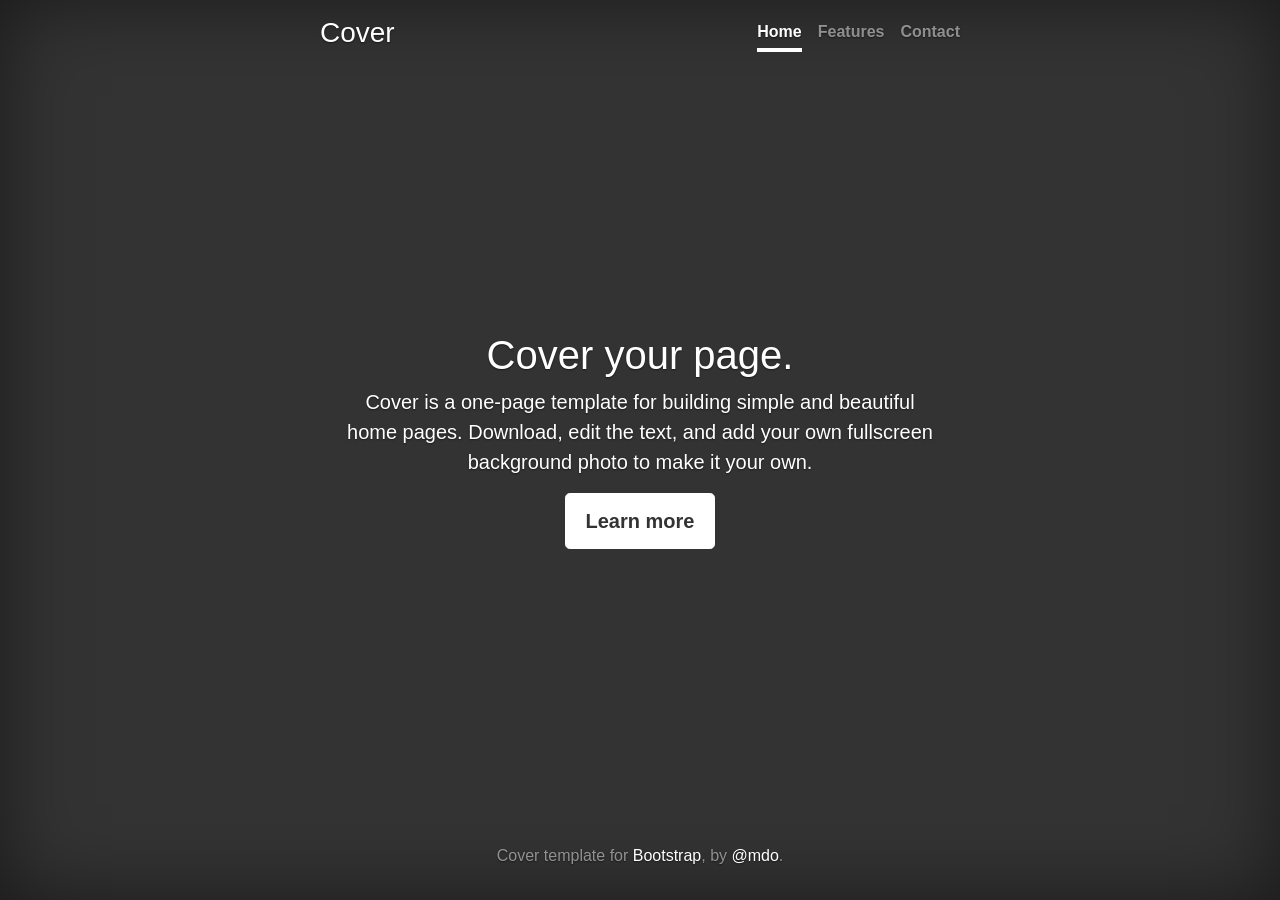
<file: libs/bootstrap/docs/4.1/examples/cover/index.html>
<!doctype html>
<html lang="en">
  <head>
    <meta charset="utf-8">
    <meta name="viewport" content="width=device-width, initial-scale=1, shrink-to-fit=no">
    <meta name="description" content="">
    <meta name="author" content="">
    <link rel="icon" href="../../../../favicon.ico">

    <title>Cover Template for Bootstrap</title>

    <!-- Bootstrap core CSS -->
    <link href="../../../../dist/css/bootstrap.min.css" rel="stylesheet">

    <!-- Custom styles for this template -->
    <link href="cover.css" rel="stylesheet">
  </head>

  <body class="text-center">

    <div class="cover-container d-flex w-100 h-100 p-3 mx-auto flex-column">
      <header class="masthead mb-auto">
        <div class="inner">
          <h3 class="masthead-brand">Cover</h3>
          <nav class="nav nav-masthead justify-content-center">
            <a class="nav-link active" href="#">Home</a>
            <a class="nav-link" href="#">Features</a>
            <a class="nav-link" href="#">Contact</a>
          </nav>
        </div>
      </header>

      <main role="main" class="inner cover">
        <h1 class="cover-heading">Cover your page.</h1>
        <p class="lead">Cover is a one-page template for building simple and beautiful home pages. Download, edit the text, and add your own fullscreen background photo to make it your own.</p>
        <p class="lead">
          <a href="#" class="btn btn-lg btn-secondary">Learn more</a>
        </p>
      </main>

      <footer class="mastfoot mt-auto">
        <div class="inner">
          <p>Cover template for <a href="https://getbootstrap.com/">Bootstrap</a>, by <a href="https://twitter.com/mdo">@mdo</a>.</p>
        </div>
      </footer>
    </div>


    <!-- Bootstrap core JavaScript
    ================================================== -->
    <!-- Placed at the end of the document so the pages load faster -->
    <script src="https://code.jquery.com/jquery-3.3.1.slim.min.js" integrity="sha384-q8i/X+965DzO0rT7abK41JStQIAqVgRVzpbzo5smXKp4YfRvH+8abtTE1Pi6jizo" crossorigin="anonymous"></script>
    <script>window.jQuery || document.write('<script src="../../../../assets/js/vendor/jquery-slim.min.js"><\/script>')</script>
    <script src="../../../../assets/js/vendor/popper.min.js"></script>
    <script src="../../../../dist/js/bootstrap.min.js"></script>
  </body>
</html>
</file>
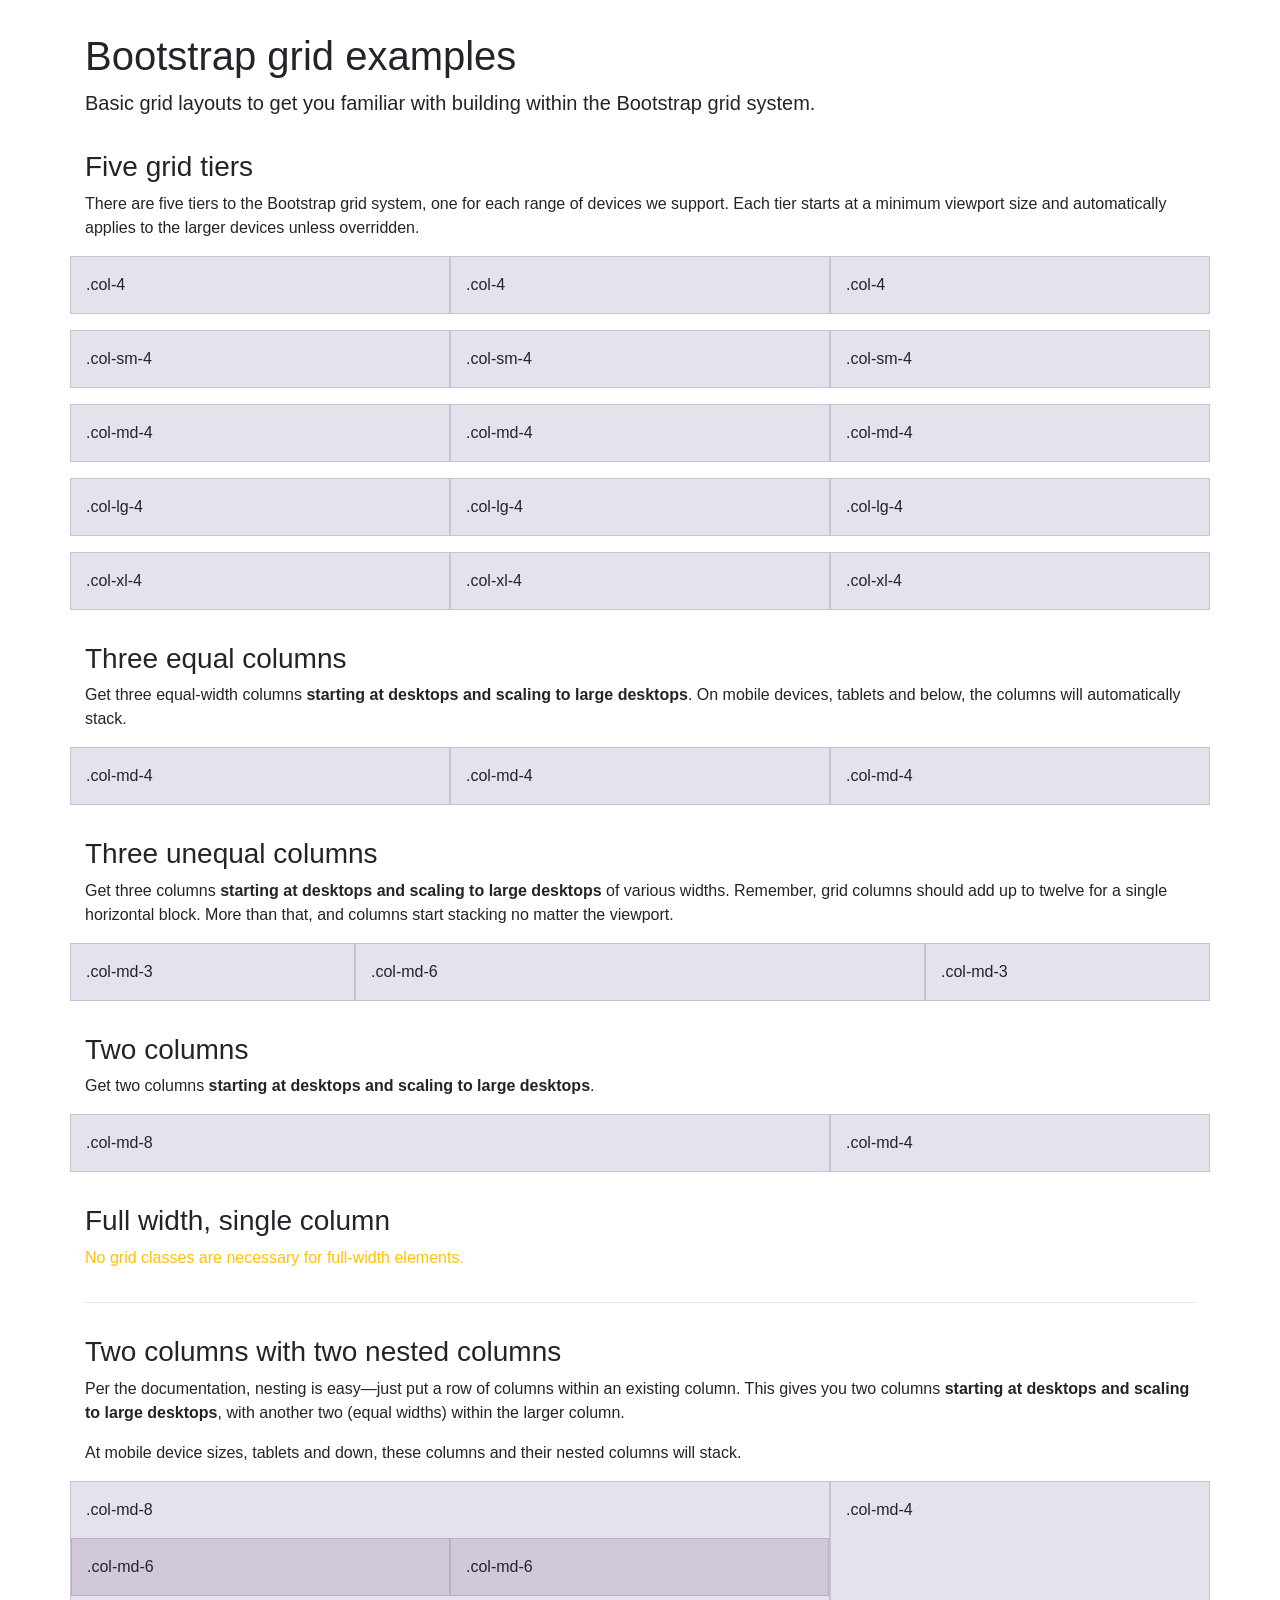
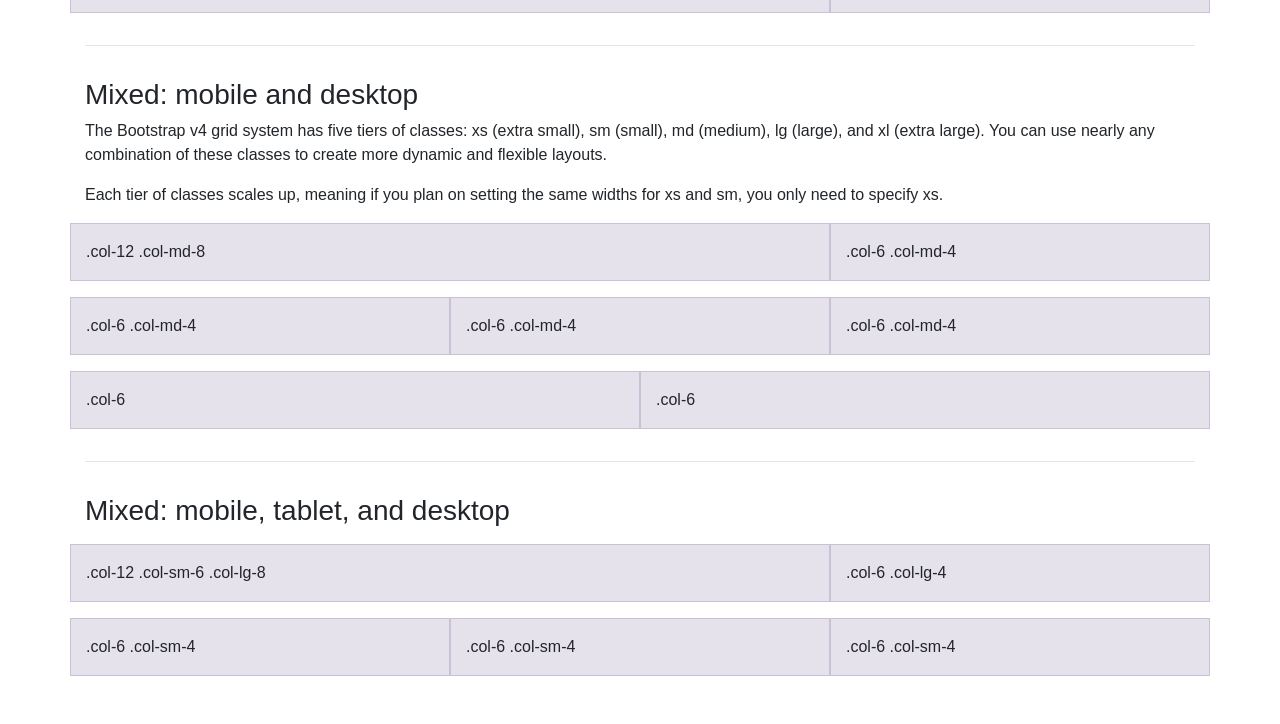
<file: libs/bootstrap/docs/4.1/examples/grid/index.html>
<!doctype html>
<html lang="en">
  <head>
    <meta charset="utf-8">
    <meta name="viewport" content="width=device-width, initial-scale=1, shrink-to-fit=no">
    <meta name="description" content="">
    <meta name="author" content="">
    <link rel="icon" href="../../../../favicon.ico">

    <title>Grid Template for Bootstrap</title>

    <!-- Bootstrap core CSS -->
    <link href="../../../../dist/css/bootstrap.min.css" rel="stylesheet">

    <!-- Custom styles for this template -->
    <link href="grid.css" rel="stylesheet">
  </head>

  <body>
    <div class="container">

      <h1>Bootstrap grid examples</h1>
      <p class="lead">Basic grid layouts to get you familiar with building within the Bootstrap grid system.</p>

      <h3>Five grid tiers</h3>
      <p>There are five tiers to the Bootstrap grid system, one for each range of devices we support. Each tier starts at a minimum viewport size and automatically applies to the larger devices unless overridden.</p>

      <div class="row">
        <div class="col-4">.col-4</div>
        <div class="col-4">.col-4</div>
        <div class="col-4">.col-4</div>
      </div>

      <div class="row">
        <div class="col-sm-4">.col-sm-4</div>
        <div class="col-sm-4">.col-sm-4</div>
        <div class="col-sm-4">.col-sm-4</div>
      </div>

      <div class="row">
        <div class="col-md-4">.col-md-4</div>
        <div class="col-md-4">.col-md-4</div>
        <div class="col-md-4">.col-md-4</div>
      </div>

      <div class="row">
        <div class="col-lg-4">.col-lg-4</div>
        <div class="col-lg-4">.col-lg-4</div>
        <div class="col-lg-4">.col-lg-4</div>
      </div>

      <div class="row">
        <div class="col-xl-4">.col-xl-4</div>
        <div class="col-xl-4">.col-xl-4</div>
        <div class="col-xl-4">.col-xl-4</div>
      </div>

      <h3>Three equal columns</h3>
      <p>Get three equal-width columns <strong>starting at desktops and scaling to large desktops</strong>. On mobile devices, tablets and below, the columns will automatically stack.</p>
      <div class="row">
        <div class="col-md-4">.col-md-4</div>
        <div class="col-md-4">.col-md-4</div>
        <div class="col-md-4">.col-md-4</div>
      </div>

      <h3>Three unequal columns</h3>
      <p>Get three columns <strong>starting at desktops and scaling to large desktops</strong> of various widths. Remember, grid columns should add up to twelve for a single horizontal block. More than that, and columns start stacking no matter the viewport.</p>
      <div class="row">
        <div class="col-md-3">.col-md-3</div>
        <div class="col-md-6">.col-md-6</div>
        <div class="col-md-3">.col-md-3</div>
      </div>

      <h3>Two columns</h3>
      <p>Get two columns <strong>starting at desktops and scaling to large desktops</strong>.</p>
      <div class="row">
        <div class="col-md-8">.col-md-8</div>
        <div class="col-md-4">.col-md-4</div>
      </div>

      <h3>Full width, single column</h3>
      <p class="text-warning">No grid classes are necessary for full-width elements.</p>

      <hr>

      <h3>Two columns with two nested columns</h3>
      <p>Per the documentation, nesting is easy—just put a row of columns within an existing column. This gives you two columns <strong>starting at desktops and scaling to large desktops</strong>, with another two (equal widths) within the larger column.</p>
      <p>At mobile device sizes, tablets and down, these columns and their nested columns will stack.</p>
      <div class="row">
        <div class="col-md-8">
          .col-md-8
          <div class="row">
            <div class="col-md-6">.col-md-6</div>
            <div class="col-md-6">.col-md-6</div>
          </div>
        </div>
        <div class="col-md-4">.col-md-4</div>
      </div>

      <hr>

      <h3>Mixed: mobile and desktop</h3>
      <p>The Bootstrap v4 grid system has five tiers of classes: xs (extra small), sm (small), md (medium), lg (large), and xl (extra large). You can use nearly any combination of these classes to create more dynamic and flexible layouts.</p>
      <p>Each tier of classes scales up, meaning if you plan on setting the same widths for xs and sm, you only need to specify xs.</p>
      <div class="row">
        <div class="col-12 col-md-8">.col-12 .col-md-8</div>
        <div class="col-6 col-md-4">.col-6 .col-md-4</div>
      </div>
      <div class="row">
        <div class="col-6 col-md-4">.col-6 .col-md-4</div>
        <div class="col-6 col-md-4">.col-6 .col-md-4</div>
        <div class="col-6 col-md-4">.col-6 .col-md-4</div>
      </div>
      <div class="row">
        <div class="col-6">.col-6</div>
        <div class="col-6">.col-6</div>
      </div>

      <hr>

      <h3>Mixed: mobile, tablet, and desktop</h3>
      <p></p>
      <div class="row">
        <div class="col-12 col-sm-6 col-lg-8">.col-12 .col-sm-6 .col-lg-8</div>
        <div class="col-6 col-lg-4">.col-6 .col-lg-4</div>
      </div>
      <div class="row">
        <div class="col-6 col-sm-4">.col-6 .col-sm-4</div>
        <div class="col-6 col-sm-4">.col-6 .col-sm-4</div>
        <div class="col-6 col-sm-4">.col-6 .col-sm-4</div>
      </div>

    </div> <!-- /container -->
  </body>
</html>
</file>
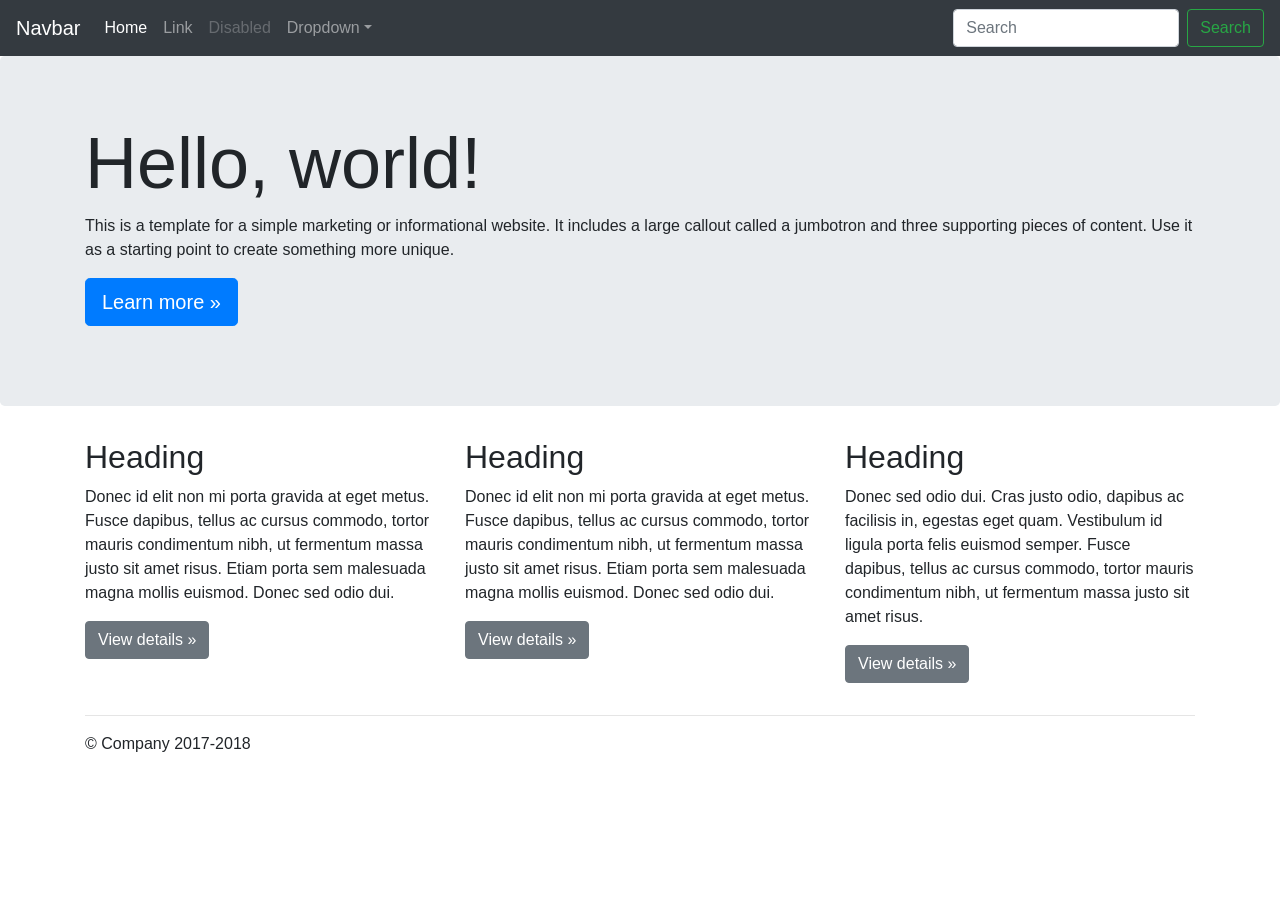
<file: libs/bootstrap/docs/4.1/examples/jumbotron/index.html>
<!doctype html>
<html lang="en">
  <head>
    <meta charset="utf-8">
    <meta name="viewport" content="width=device-width, initial-scale=1, shrink-to-fit=no">
    <meta name="description" content="">
    <meta name="author" content="">
    <link rel="icon" href="../../../../favicon.ico">

    <title>Jumbotron Template for Bootstrap</title>

    <!-- Bootstrap core CSS -->
    <link href="../../../../dist/css/bootstrap.min.css" rel="stylesheet">

    <!-- Custom styles for this template -->
    <link href="jumbotron.css" rel="stylesheet">
  </head>

  <body>

    <nav class="navbar navbar-expand-md navbar-dark fixed-top bg-dark">
      <a class="navbar-brand" href="#">Navbar</a>
      <button class="navbar-toggler" type="button" data-toggle="collapse" data-target="#navbarsExampleDefault" aria-controls="navbarsExampleDefault" aria-expanded="false" aria-label="Toggle navigation">
        <span class="navbar-toggler-icon"></span>
      </button>

      <div class="collapse navbar-collapse" id="navbarsExampleDefault">
        <ul class="navbar-nav mr-auto">
          <li class="nav-item active">
            <a class="nav-link" href="#">Home <span class="sr-only">(current)</span></a>
          </li>
          <li class="nav-item">
            <a class="nav-link" href="#">Link</a>
          </li>
          <li class="nav-item">
            <a class="nav-link disabled" href="#">Disabled</a>
          </li>
          <li class="nav-item dropdown">
            <a class="nav-link dropdown-toggle" href="http://example.com" id="dropdown01" data-toggle="dropdown" aria-haspopup="true" aria-expanded="false">Dropdown</a>
            <div class="dropdown-menu" aria-labelledby="dropdown01">
              <a class="dropdown-item" href="#">Action</a>
              <a class="dropdown-item" href="#">Another action</a>
              <a class="dropdown-item" href="#">Something else here</a>
            </div>
          </li>
        </ul>
        <form class="form-inline my-2 my-lg-0">
          <input class="form-control mr-sm-2" type="text" placeholder="Search" aria-label="Search">
          <button class="btn btn-outline-success my-2 my-sm-0" type="submit">Search</button>
        </form>
      </div>
    </nav>

    <main role="main">

      <!-- Main jumbotron for a primary marketing message or call to action -->
      <div class="jumbotron">
        <div class="container">
          <h1 class="display-3">Hello, world!</h1>
          <p>This is a template for a simple marketing or informational website. It includes a large callout called a jumbotron and three supporting pieces of content. Use it as a starting point to create something more unique.</p>
          <p><a class="btn btn-primary btn-lg" href="#" role="button">Learn more &raquo;</a></p>
        </div>
      </div>

      <div class="container">
        <!-- Example row of columns -->
        <div class="row">
          <div class="col-md-4">
            <h2>Heading</h2>
            <p>Donec id elit non mi porta gravida at eget metus. Fusce dapibus, tellus ac cursus commodo, tortor mauris condimentum nibh, ut fermentum massa justo sit amet risus. Etiam porta sem malesuada magna mollis euismod. Donec sed odio dui. </p>
            <p><a class="btn btn-secondary" href="#" role="button">View details &raquo;</a></p>
          </div>
          <div class="col-md-4">
            <h2>Heading</h2>
            <p>Donec id elit non mi porta gravida at eget metus. Fusce dapibus, tellus ac cursus commodo, tortor mauris condimentum nibh, ut fermentum massa justo sit amet risus. Etiam porta sem malesuada magna mollis euismod. Donec sed odio dui. </p>
            <p><a class="btn btn-secondary" href="#" role="button">View details &raquo;</a></p>
          </div>
          <div class="col-md-4">
            <h2>Heading</h2>
            <p>Donec sed odio dui. Cras justo odio, dapibus ac facilisis in, egestas eget quam. Vestibulum id ligula porta felis euismod semper. Fusce dapibus, tellus ac cursus commodo, tortor mauris condimentum nibh, ut fermentum massa justo sit amet risus.</p>
            <p><a class="btn btn-secondary" href="#" role="button">View details &raquo;</a></p>
          </div>
        </div>

        <hr>

      </div> <!-- /container -->

    </main>

    <footer class="container">
      <p>&copy; Company 2017-2018</p>
    </footer>

    <!-- Bootstrap core JavaScript
    ================================================== -->
    <!-- Placed at the end of the document so the pages load faster -->
    <script src="https://code.jquery.com/jquery-3.3.1.slim.min.js" integrity="sha384-q8i/X+965DzO0rT7abK41JStQIAqVgRVzpbzo5smXKp4YfRvH+8abtTE1Pi6jizo" crossorigin="anonymous"></script>
    <script>window.jQuery || document.write('<script src="../../../../assets/js/vendor/jquery-slim.min.js"><\/script>')</script>
    <script src="../../../../assets/js/vendor/popper.min.js"></script>
    <script src="../../../../dist/js/bootstrap.min.js"></script>
  </body>
</html>
</file>
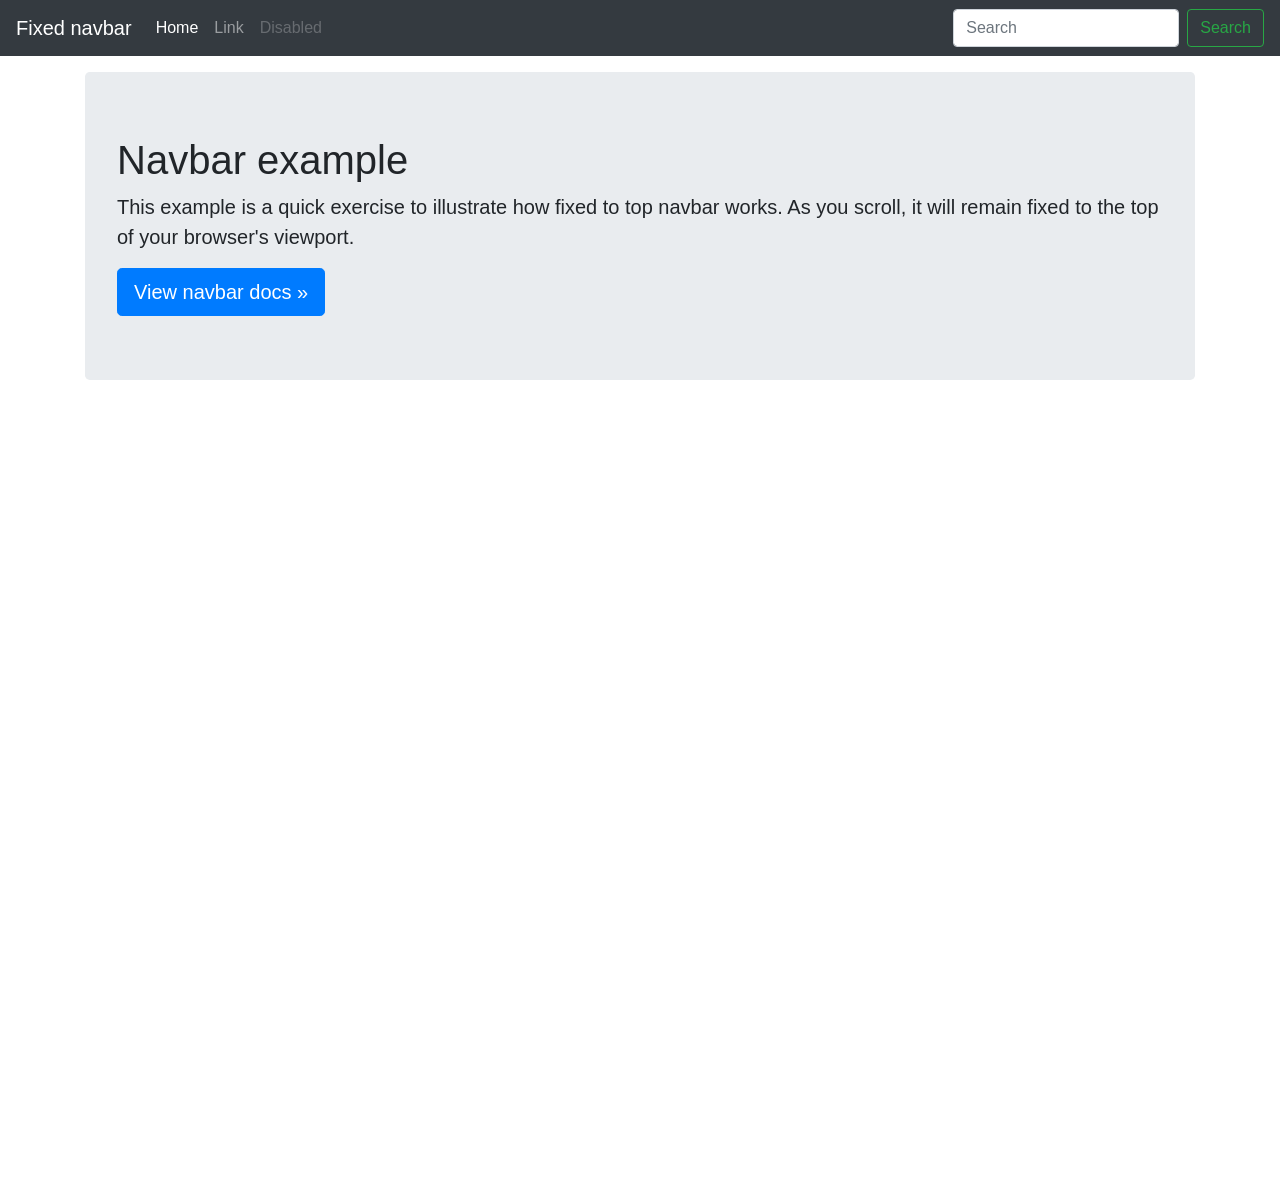
<file: libs/bootstrap/docs/4.1/examples/navbar-fixed/index.html>
<!doctype html>
<html lang="en">
  <head>
    <meta charset="utf-8">
    <meta name="viewport" content="width=device-width, initial-scale=1, shrink-to-fit=no">
    <meta name="description" content="">
    <meta name="author" content="">
    <link rel="icon" href="../../../../favicon.ico">

    <title>Fixed top navbar example for Bootstrap</title>

    <!-- Bootstrap core CSS -->
    <link href="../../../../dist/css/bootstrap.min.css" rel="stylesheet">

    <!-- Custom styles for this template -->
    <link href="navbar-top-fixed.css" rel="stylesheet">
  </head>

  <body>

    <nav class="navbar navbar-expand-md navbar-dark fixed-top bg-dark">
      <a class="navbar-brand" href="#">Fixed navbar</a>
      <button class="navbar-toggler" type="button" data-toggle="collapse" data-target="#navbarCollapse" aria-controls="navbarCollapse" aria-expanded="false" aria-label="Toggle navigation">
        <span class="navbar-toggler-icon"></span>
      </button>
      <div class="collapse navbar-collapse" id="navbarCollapse">
        <ul class="navbar-nav mr-auto">
          <li class="nav-item active">
            <a class="nav-link" href="#">Home <span class="sr-only">(current)</span></a>
          </li>
          <li class="nav-item">
            <a class="nav-link" href="#">Link</a>
          </li>
          <li class="nav-item">
            <a class="nav-link disabled" href="#">Disabled</a>
          </li>
        </ul>
        <form class="form-inline mt-2 mt-md-0">
          <input class="form-control mr-sm-2" type="text" placeholder="Search" aria-label="Search">
          <button class="btn btn-outline-success my-2 my-sm-0" type="submit">Search</button>
        </form>
      </div>
    </nav>

    <main role="main" class="container">
      <div class="jumbotron">
        <h1>Navbar example</h1>
        <p class="lead">This example is a quick exercise to illustrate how fixed to top navbar works. As you scroll, it will remain fixed to the top of your browser's viewport.</p>
        <a class="btn btn-lg btn-primary" href="../../components/navbar/" role="button">View navbar docs &raquo;</a>
      </div>
    </main>

    <!-- Bootstrap core JavaScript
    ================================================== -->
    <!-- Placed at the end of the document so the pages load faster -->
    <script src="https://code.jquery.com/jquery-3.3.1.slim.min.js" integrity="sha384-q8i/X+965DzO0rT7abK41JStQIAqVgRVzpbzo5smXKp4YfRvH+8abtTE1Pi6jizo" crossorigin="anonymous"></script>
    <script>window.jQuery || document.write('<script src="../../../../assets/js/vendor/jquery-slim.min.js"><\/script>')</script>
    <script src="../../../../assets/js/vendor/popper.min.js"></script>
    <script src="../../../../dist/js/bootstrap.min.js"></script>
  </body>
</html>
</file>
<file: css/fonts.css>
@font-face {
    font-family: 'sf_ui_display';
    src: url('../fonts/ofont.ru_sf_ui_display-webfont.woff2') format('woff2'),
         url('../fonts/ofont.ru_sf_ui_display-webfont.woff') format('woff'),
         url('../fonts/ofont.ru_sf_ui_display-webfont.ttf') format('truetype');
    font-weight: normal;
    font-style: normal;
}

@font-face {
    font-family: 'sf_ui_display';
    src: url('../fonts/sf-ui-display-bold-58646a511e3d9-webfont.woff2') format('woff2'),
         url('../fonts/sf-ui-display-bold-58646a511e3d9-webfont.woff') format('woff'),
         url('../fonts/sf-ui-display-bold-58646a511e3d9-webfont.ttf') format('truetype');
    font-weight: bold;
    font-style: normal;
}

@font-face {
    font-family: 'sf_ui_display';
    src: url('../fonts/sf-ui-display-light-58646b33e0551-webfont.woff2') format('woff2'),
         url('../fonts/sf-ui-display-light-58646b33e0551-webfont.woff') format('woff'),
         url('../fonts/sf-ui-display-light-58646b33e0551-webfont.ttf') format('truetype');
    font-weight: 300;
    font-style: normal;
}

@font-face {
    font-family: 'sf_ui_display';
    src: url('../fonts/sf-ui-display-medium-58646be638f96-webfont.woff2') format('woff2'),
         url('../fonts/sf-ui-display-medium-58646be638f96-webfont.woff') format('woff'),
         url('../fonts/sf-ui-display-medium-58646be638f96-webfont.ttf') format('truetype');
    font-weight: 500;
    font-style: normal;
}

@font-face {
    font-family: 'sf_ui_display';
    src: url('../fonts/sf-ui-display-semibold-58646eddcae92-webfont.woff2') format('woff2'),
         url('../fonts/sf-ui-display-semibold-58646eddcae92-webfont.woff') format('woff'),
         url('../fonts/sf-ui-display-semibold-58646eddcae92-webfont.ttf') format('truetype');
    font-weight: 700;
    font-style: normal;
}

@font-face {
    font-family: 'sf_ui_displayheavy';
    src: url('../fonts/sf-ui-display-heavy-586470160b9e5-webfont.woff2') format('woff2'),
         url('../fonts/sf-ui-display-heavy-586470160b9e5-webfont.woff') format('woff'),
         url('../fonts/sf-ui-display-heavy-586470160b9e5-webfont.ttf') format('truetype');
    font-weight: normal;
    font-style: normal;
}

@font-face {
    font-family: 'ds-digitalnormal';
    src: url('../fonts/ds-digi-webfont.woff2') format('woff2'),
         url('../fonts/ds-digi-webfont.woff') format('woff'),
         url('../fonts/ds-digi-webfont.ttf') format('truetype');
    font-weight: normal;
    font-style: normal;
}
</file>
<file: css/main.css>
@charset "UTF-8";

/*================================== САЙТ ===============================*/

/*============================ ГЛАВНАЯ ===========================*/

#canvas {
  border: 1px solid;
  background: #ccc;
  width: 100%;
  height: 100%;
}

/*======================= Стартовые настройки ====================*/

* {
  -webkit-box-sizing: border-box;
  box-sizing: border-box;
}

*:before,
*:after {
  -webkit-box-sizing: border-box;
  box-sizing: border-box;
}

*::-webkit-input-placeholder {
  color: #1c1c1c;
  opacity: 0.29;
  font-size: 1.13rem;
  font-weight: 400;
}

*:-moz-placeholder {
  color: #1c1c1c;
  opacity: 0.29;
  font-size: 1.13rem;
  font-weight: 400;
}

*::-moz-placeholder {
  color: #1c1c1c;
  opacity: 0.29;
  font-size: 1.13rem;
  font-weight: 400;
}

*:-ms-input-placeholder {
  color: #1c1c1c;
  opacity: 0.29;
  font-size: 1.13rem;
  font-weight: 400;
}

body input:focus:required:invalid,
body textarea:focus:required:invalid {
  color: #fff;
}

body input:required:valid,
body textarea:required:valid {
  color: #fff;
}

html,
body {
  margin: 0;
  padding: 0;
  height: 100%;
}

body {
  margin: 0;
  padding: 0;
  font-size: 14px;
  min-width: 320px;
  position: relative;
  color: #1c1c1c;
  font-family: "sf_ui_display", sans-serif;
  font-weight: normal;
  overflow-x: hidden;
  background: #fff;
}

.clearfix::after {
  content: "";
  display: table;
  clear: both;
}

::-moz-selection {
  color: #fba200;
}

::selection {
  color: #fba200;
}

h1,
.h1,
h2,
.h2,
h3,
.h3,
h4,
.h4,
h5,
.h5,
h6,
.h6 {
  font-family: 'sf_ui_displayheavy';
}

h1,
.h1 {
  font-size: 2.8rem;
  font-weight: 700;
  letter-spacing: -1px;
  line-height: 3.5rem;
}

h2,
.h2 {
  font-size: 2.5rem;
}

h3,
.h3 {
  font-size: 2.4rem;
  font-weight: bold;
}

h4,
.h4 {
  font-size: 2rem;
  font-weight: bold;
}

h5,
.h5 {
  font-family: "sf_ui_display", sans-serif;
  font-size: 1.6rem;
  font-weight: bold;
}

h6,
.h6 {
  font-size: 1rem;
  color: #1c1c1c;
  font-weight: 800;
}

a:hover {
  text-decoration: none;
}

button,
input,
select,
a {
  border: none;
  outline: none;
  cursor: pointer;
}

button:active,
button:focus,
input:active,
input:focus,
select:active,
select:focus,
a:active,
a:focus {
  border: none;
  outline: none;
}

.slick-slide,
.slick-active,
.slick-current {
  outline: none;
}

.dot {
  color: #fba200;
}

/*==============================ADD CLASS==============================*/

.img-responsive {
  display: block;
  width: 100%;
  height: auto;
}

.button {
  position: relative;
  display: -webkit-box;
  display: -webkit-flex;
  display: -ms-flexbox;
  display: flex;
  -webkit-box-pack: center;
  -webkit-justify-content: center;
  -ms-flex-pack: center;
  justify-content: center;
  -webkit-box-align: center;
  -webkit-align-items: center;
  -ms-flex-align: center;
  align-items: center;
  padding: 0;
  padding-top: 5px;
  height: 35px;
  color: #fff;
  font-size: 0.8rem;
  font-weight: bold;
  -webkit-border-radius: 22px;
  border-radius: 22px;
  background: #000;
  outline: none;
  cursor: pointer;
  -webkit-transition: color .3s;
  -o-transition: color .3s;
  transition: color .3s;
}

.button:hover {
  color: #e6e6e6;
}

.button:active rgba(0, 0, 0, 0.5) {
  outline: none;
}

.button:focus {
  outline: none;
}

/*==========================МЕДИА-запросы==========================*/

@media (min-width: 1200px) {
  .container {
    max-width: 1170px !important;
  }
}

@media only screen and (max-width: 1200px) {
  h1,
  .h1 {
    font-size: 2.24rem;
    line-height: 3rem;
  }
}

@media only screen and (max-width: 992px) {
  h1,
  .h1 {
    font-size: 1.68rem;
    line-height: 2.5rem;
  }
}
</file>
<file: libs/bootstrap/docs/4.1/examples/album/album.css>
:root {
  --jumbotron-padding-y: 3rem;
}

.jumbotron {
  padding-top: var(--jumbotron-padding-y);
  padding-bottom: var(--jumbotron-padding-y);
  margin-bottom: 0;
  background-color: #fff;
}
@media (min-width: 768px) {
  .jumbotron {
    padding-top: calc(var(--jumbotron-padding-y) * 2);
    padding-bottom: calc(var(--jumbotron-padding-y) * 2);
  }
}

.jumbotron p:last-child {
  margin-bottom: 0;
}

.jumbotron-heading {
  font-weight: 300;
}

.jumbotron .container {
  max-width: 40rem;
}

footer {
  padding-top: 3rem;
  padding-bottom: 3rem;
}

footer p {
  margin-bottom: .25rem;
}

.box-shadow { box-shadow: 0 .25rem .75rem rgba(0, 0, 0, .05); }
</file>
<file: libs/bootstrap/docs/4.1/examples/blog/blog.css>
/* stylelint-disable selector-list-comma-newline-after */

.blog-header {
  line-height: 1;
  border-bottom: 1px solid #e5e5e5;
}

.blog-header-logo {
  font-family: "Playfair Display", Georgia, "Times New Roman", serif;
  font-size: 2.25rem;
}

.blog-header-logo:hover {
  text-decoration: none;
}

h1, h2, h3, h4, h5, h6 {
  font-family: "Playfair Display", Georgia, "Times New Roman", serif;
}

.display-4 {
  font-size: 2.5rem;
}
@media (min-width: 768px) {
  .display-4 {
    font-size: 3rem;
  }
}

.nav-scroller {
  position: relative;
  z-index: 2;
  height: 2.75rem;
  overflow-y: hidden;
}

.nav-scroller .nav {
  display: -ms-flexbox;
  display: flex;
  -ms-flex-wrap: nowrap;
  flex-wrap: nowrap;
  padding-bottom: 1rem;
  margin-top: -1px;
  overflow-x: auto;
  text-align: center;
  white-space: nowrap;
  -webkit-overflow-scrolling: touch;
}

.nav-scroller .nav-link {
  padding-top: .75rem;
  padding-bottom: .75rem;
  font-size: .875rem;
}

.card-img-right {
  height: 100%;
  border-radius: 0 3px 3px 0;
}

.flex-auto {
  -ms-flex: 0 0 auto;
  flex: 0 0 auto;
}

.h-250 { height: 250px; }
@media (min-width: 768px) {
  .h-md-250 { height: 250px; }
}

.border-top { border-top: 1px solid #e5e5e5; }
.border-bottom { border-bottom: 1px solid #e5e5e5; }

.box-shadow { box-shadow: 0 .25rem .75rem rgba(0, 0, 0, .05); }

/*
 * Blog name and description
 */
.blog-title {
  margin-bottom: 0;
  font-size: 2rem;
  font-weight: 400;
}
.blog-description {
  font-size: 1.1rem;
  color: #999;
}

@media (min-width: 40em) {
  .blog-title {
    font-size: 3.5rem;
  }
}

/* Pagination */
.blog-pagination {
  margin-bottom: 4rem;
}
.blog-pagination > .btn {
  border-radius: 2rem;
}

/*
 * Blog posts
 */
.blog-post {
  margin-bottom: 4rem;
}
.blog-post-title {
  margin-bottom: .25rem;
  font-size: 2.5rem;
}
.blog-post-meta {
  margin-bottom: 1.25rem;
  color: #999;
}

/*
 * Footer
 */
.blog-footer {
  padding: 2.5rem 0;
  color: #999;
  text-align: center;
  background-color: #f9f9f9;
  border-top: .05rem solid #e5e5e5;
}
.blog-footer p:last-child {
  margin-bottom: 0;
}
</file>
<file: libs/bootstrap/docs/4.1/examples/carousel/carousel.css>
/* GLOBAL STYLES
-------------------------------------------------- */
/* Padding below the footer and lighter body text */

body {
  padding-top: 3rem;
  padding-bottom: 3rem;
  color: #5a5a5a;
}


/* CUSTOMIZE THE CAROUSEL
-------------------------------------------------- */

/* Carousel base class */
.carousel {
  margin-bottom: 4rem;
}
/* Since positioning the image, we need to help out the caption */
.carousel-caption {
  bottom: 3rem;
  z-index: 10;
}

/* Declare heights because of positioning of img element */
.carousel-item {
  height: 32rem;
  background-color: #777;
}
.carousel-item > img {
  position: absolute;
  top: 0;
  left: 0;
  min-width: 100%;
  height: 32rem;
}


/* MARKETING CONTENT
-------------------------------------------------- */

/* Center align the text within the three columns below the carousel */
.marketing .col-lg-4 {
  margin-bottom: 1.5rem;
  text-align: center;
}
.marketing h2 {
  font-weight: 400;
}
.marketing .col-lg-4 p {
  margin-right: .75rem;
  margin-left: .75rem;
}


/* Featurettes
------------------------- */

.featurette-divider {
  margin: 5rem 0; /* Space out the Bootstrap <hr> more */
}

/* Thin out the marketing headings */
.featurette-heading {
  font-weight: 300;
  line-height: 1;
  letter-spacing: -.05rem;
}


/* RESPONSIVE CSS
-------------------------------------------------- */

@media (min-width: 40em) {
  /* Bump up size of carousel content */
  .carousel-caption p {
    margin-bottom: 1.25rem;
    font-size: 1.25rem;
    line-height: 1.4;
  }

  .featurette-heading {
    font-size: 50px;
  }
}

@media (min-width: 62em) {
  .featurette-heading {
    margin-top: 7rem;
  }
}
</file>
<file: libs/bootstrap/docs/4.1/examples/cover/cover.css>
/*
 * Globals
 */

/* Links */
a,
a:focus,
a:hover {
  color: #fff;
}

/* Custom default button */
.btn-secondary,
.btn-secondary:hover,
.btn-secondary:focus {
  color: #333;
  text-shadow: none; /* Prevent inheritance from `body` */
  background-color: #fff;
  border: .05rem solid #fff;
}


/*
 * Base structure
 */

html,
body {
  height: 100%;
  background-color: #333;
}

body {
  display: -ms-flexbox;
  display: flex;
  color: #fff;
  text-shadow: 0 .05rem .1rem rgba(0, 0, 0, .5);
  box-shadow: inset 0 0 5rem rgba(0, 0, 0, .5);
}

.cover-container {
  max-width: 42em;
}


/*
 * Header
 */
.masthead {
  margin-bottom: 2rem;
}

.masthead-brand {
  margin-bottom: 0;
}

.nav-masthead .nav-link {
  padding: .25rem 0;
  font-weight: 700;
  color: rgba(255, 255, 255, .5);
  background-color: transparent;
  border-bottom: .25rem solid transparent;
}

.nav-masthead .nav-link:hover,
.nav-masthead .nav-link:focus {
  border-bottom-color: rgba(255, 255, 255, .25);
}

.nav-masthead .nav-link + .nav-link {
  margin-left: 1rem;
}

.nav-masthead .active {
  color: #fff;
  border-bottom-color: #fff;
}

@media (min-width: 48em) {
  .masthead-brand {
    float: left;
  }
  .nav-masthead {
    float: right;
  }
}


/*
 * Cover
 */
.cover {
  padding: 0 1.5rem;
}
.cover .btn-lg {
  padding: .75rem 1.25rem;
  font-weight: 700;
}


/*
 * Footer
 */
.mastfoot {
  color: rgba(255, 255, 255, .5);
}
</file>
<file: libs/bootstrap/docs/4.1/examples/grid/grid.css>
body {
  padding-top: 2rem;
  padding-bottom: 2rem;
}

h3 {
  margin-top: 2rem;
}

.row {
  margin-bottom: 1rem;
}
.row .row {
  margin-top: 1rem;
  margin-bottom: 0;
}
[class*="col-"] {
  padding-top: 1rem;
  padding-bottom: 1rem;
  background-color: rgba(86, 61, 124, .15);
  border: 1px solid rgba(86, 61, 124, .2);
}

hr {
  margin-top: 2rem;
  margin-bottom: 2rem;
}
</file>
<file: libs/bootstrap/docs/4.1/examples/jumbotron/jumbotron.css>
/* Move down content because we have a fixed navbar that is 3.5rem tall */
body {
  padding-top: 3.5rem;
}
</file>
<file: libs/bootstrap/docs/4.1/examples/navbar-fixed/navbar-top-fixed.css>
/* Show it is fixed to the top */
body {
  min-height: 75rem;
  padding-top: 4.5rem;
}
</file>
